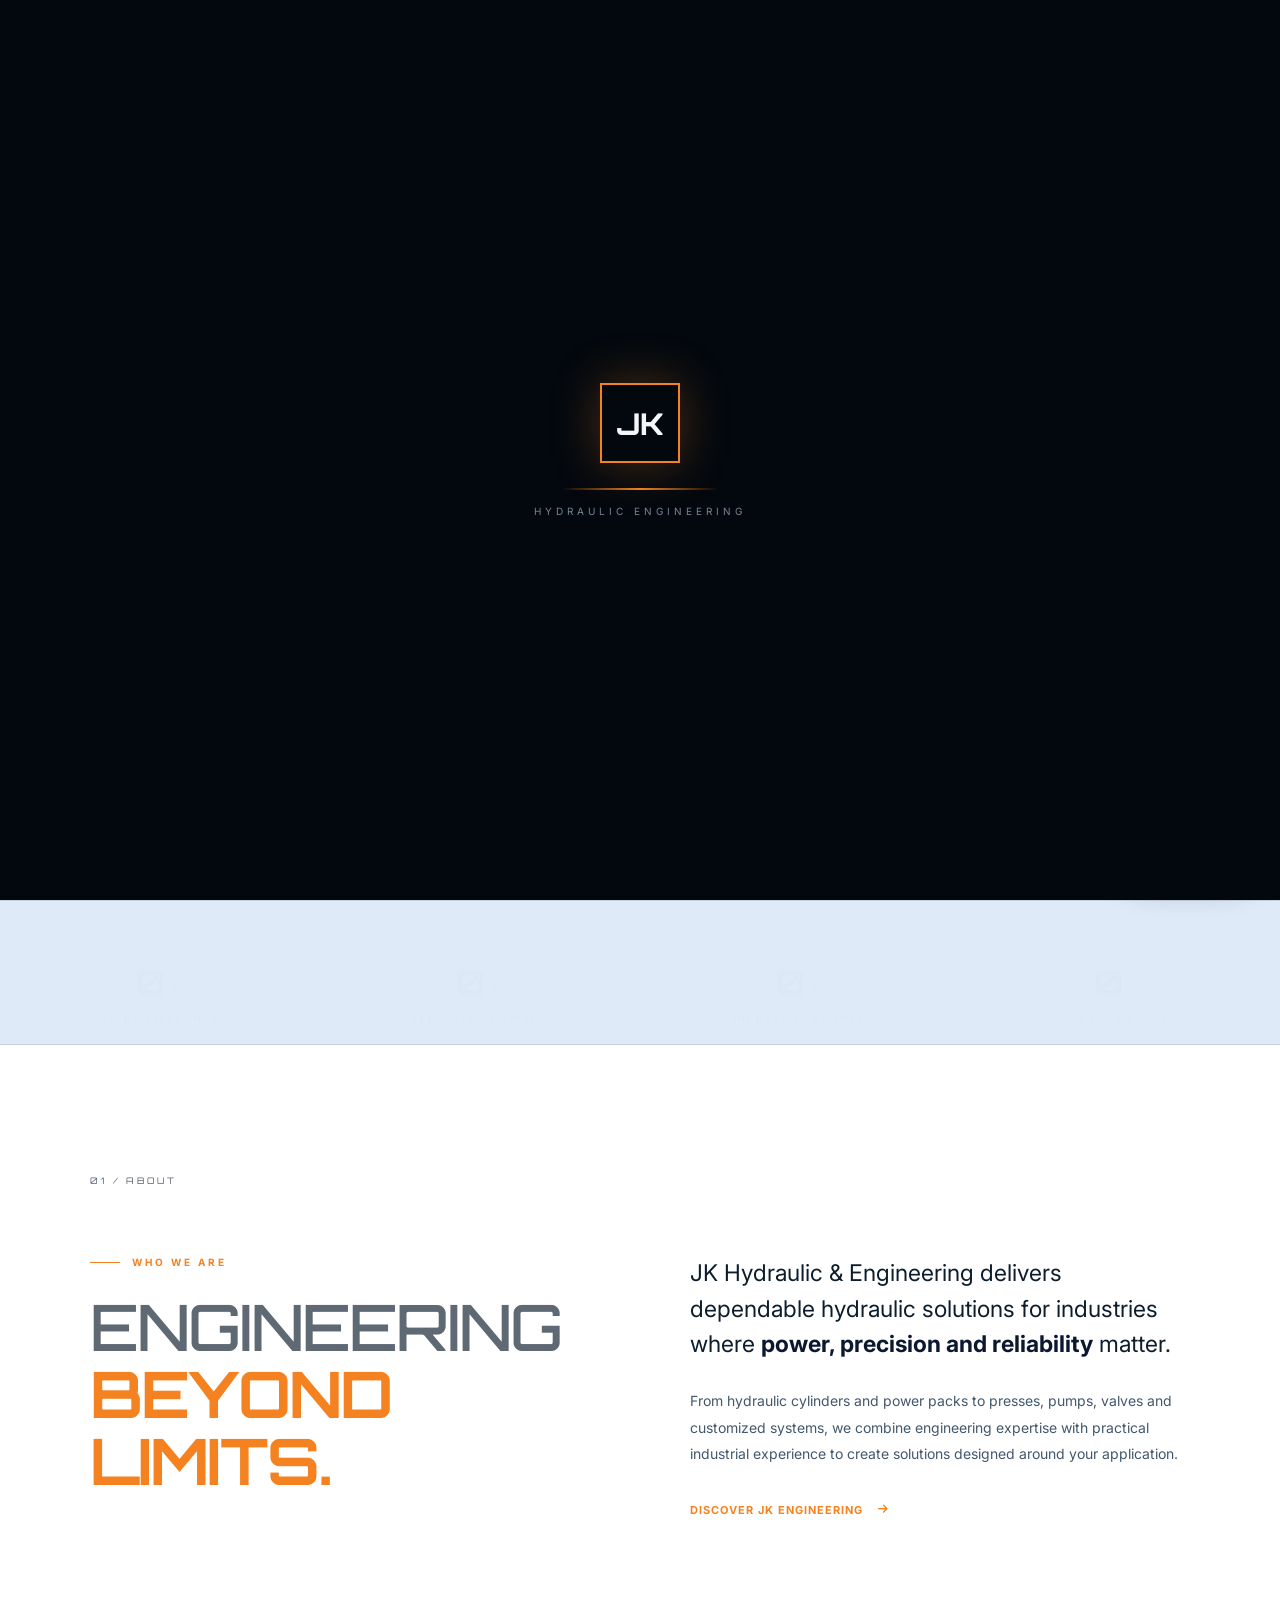
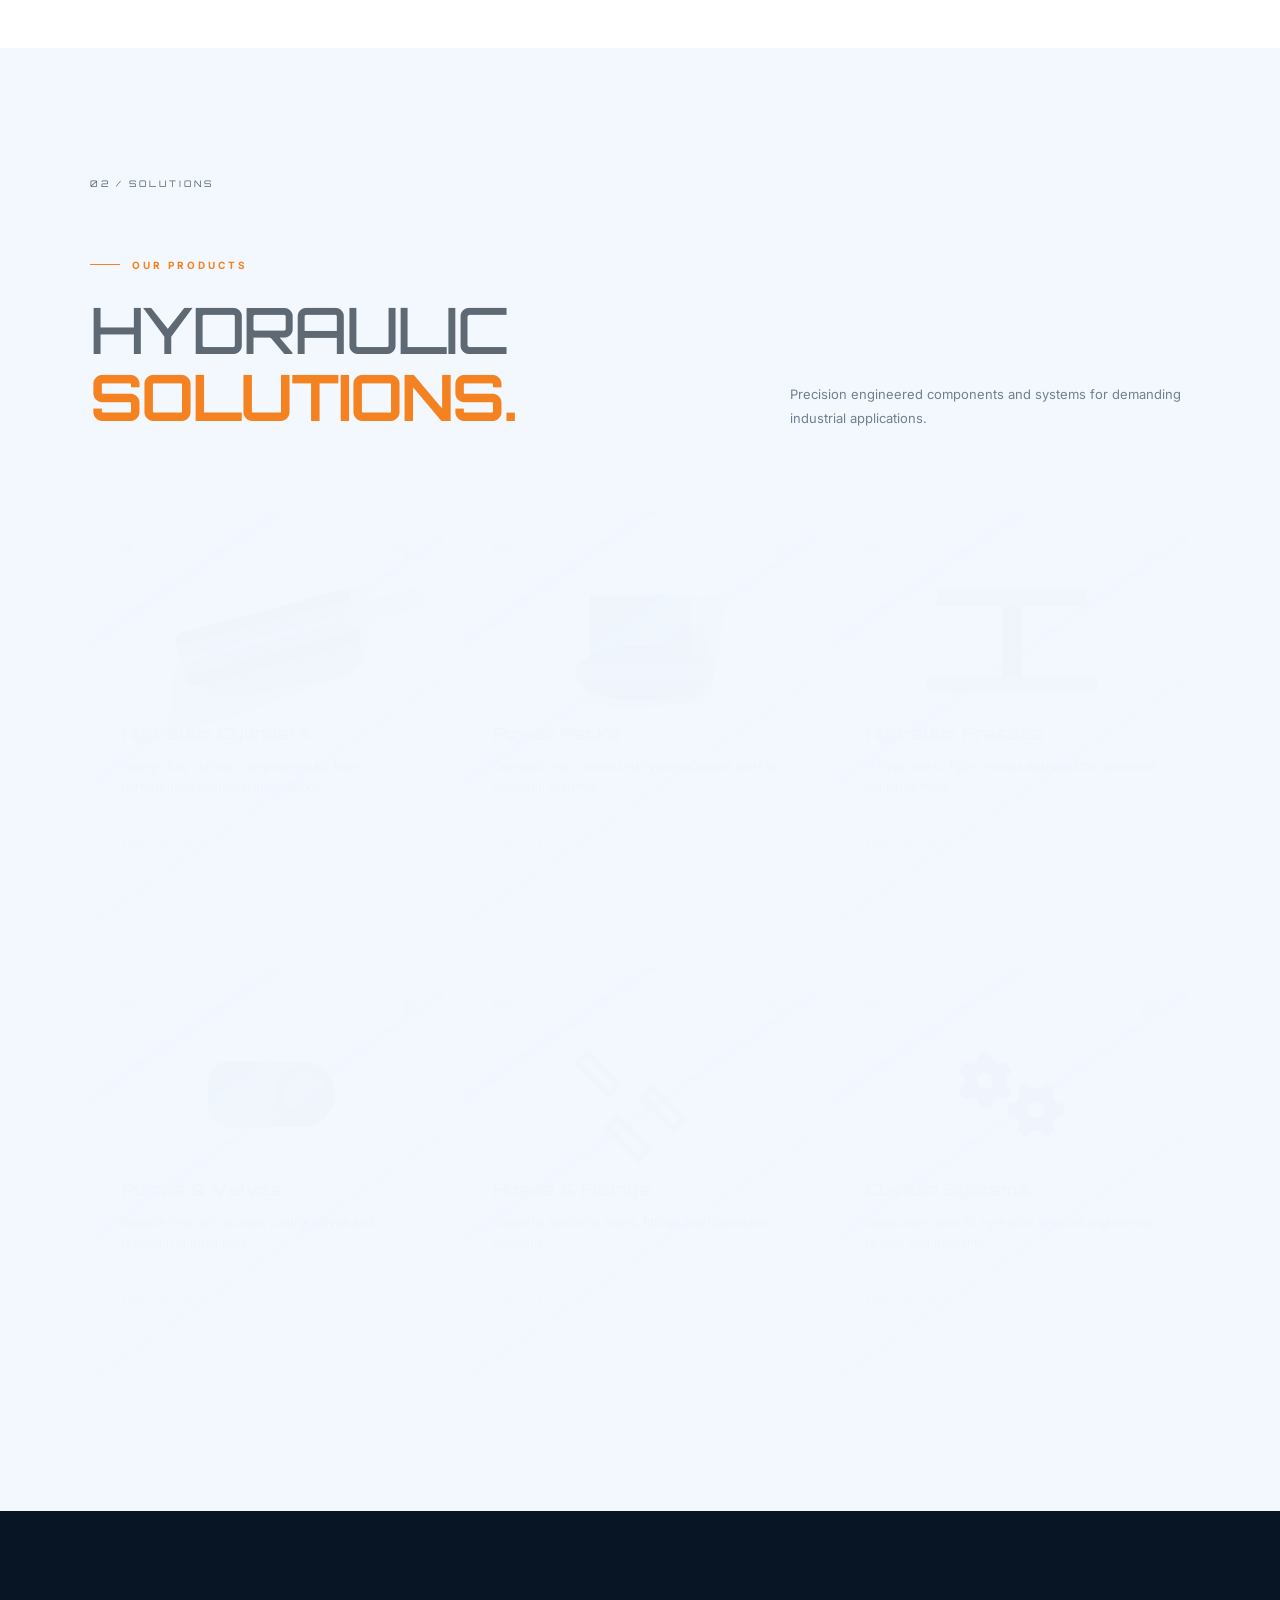
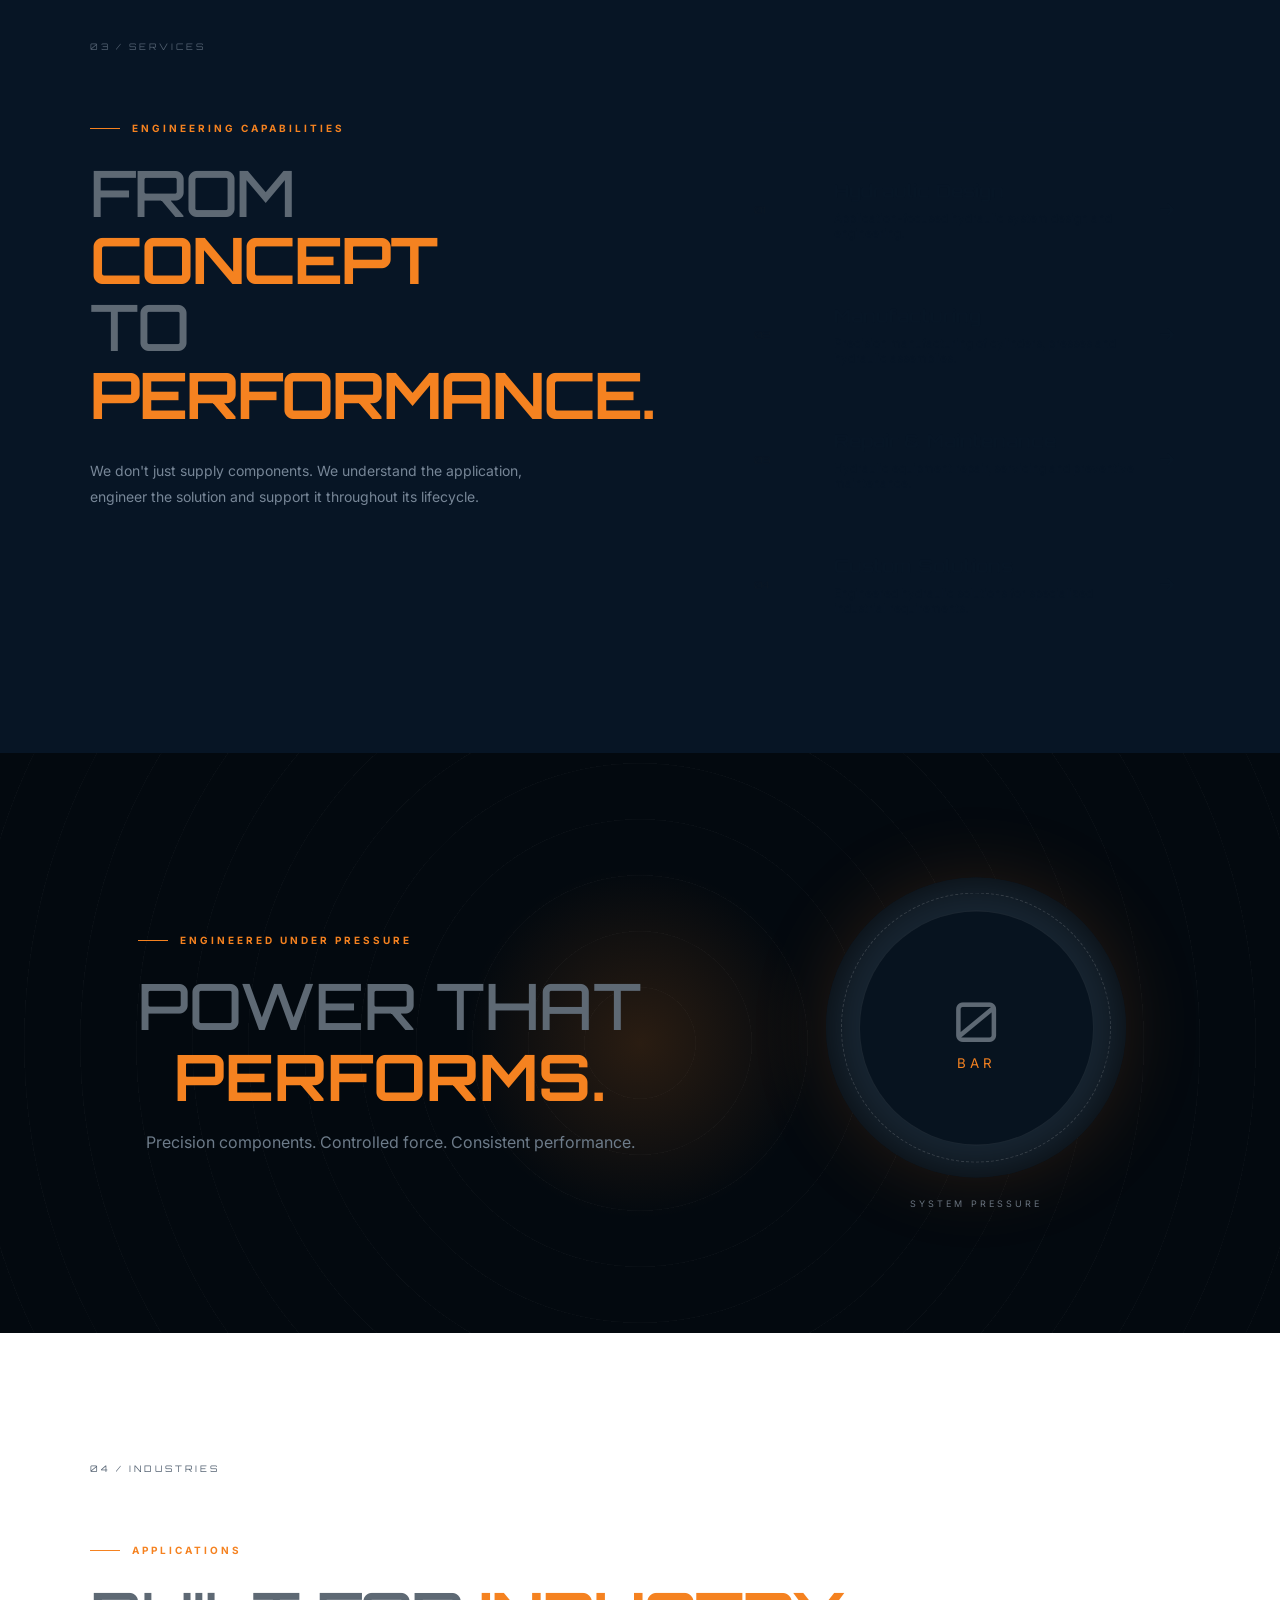
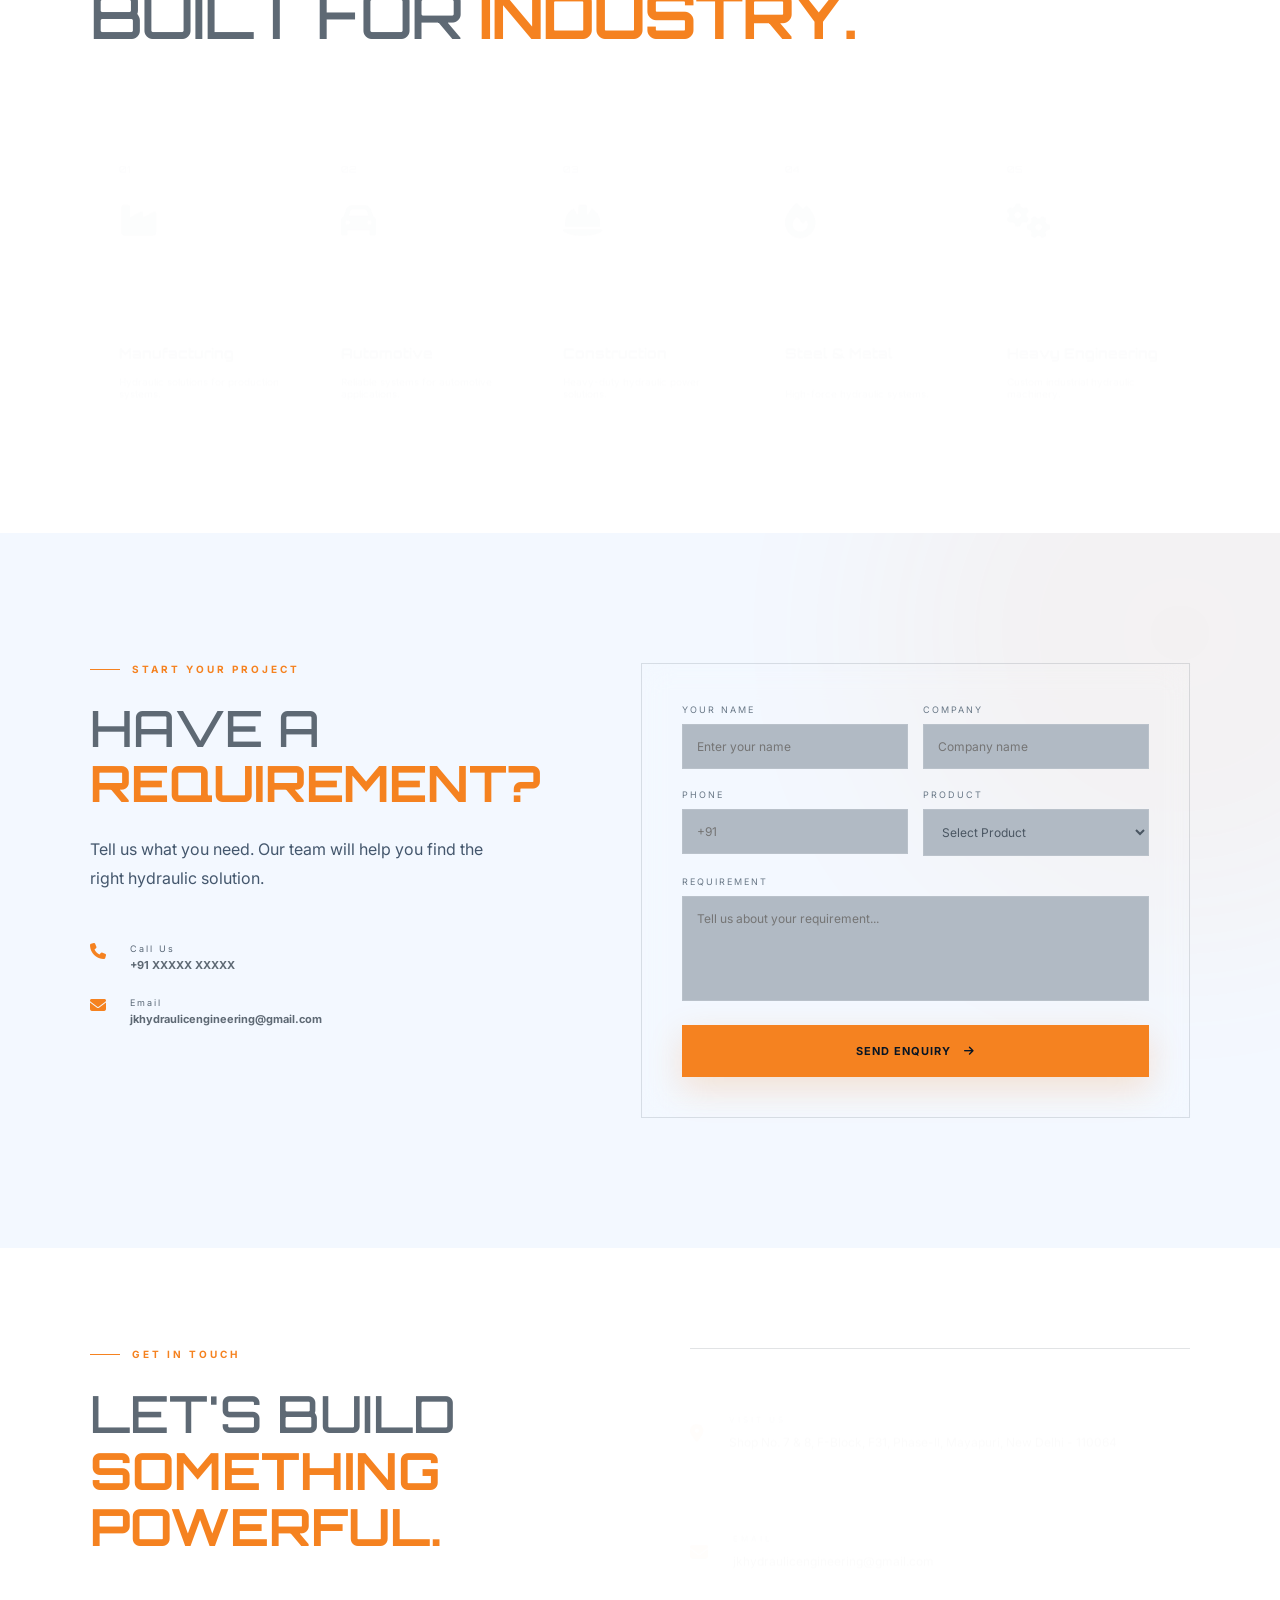
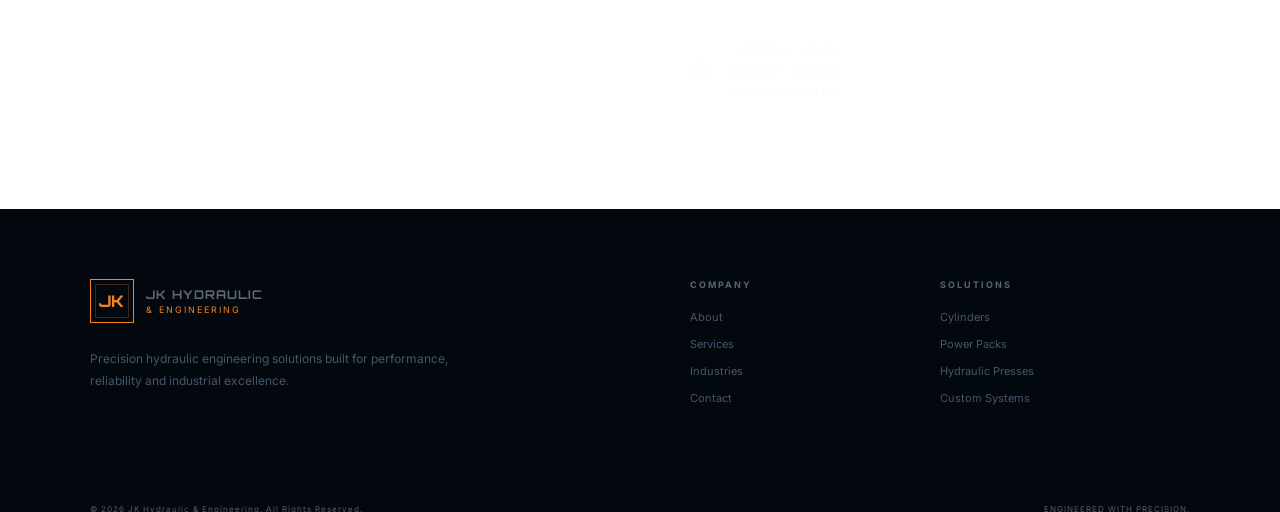
<file: index.html>
<!DOCTYPE html>
<html lang="en">
<head>
    <meta charset="UTF-8">
    <meta name="viewport" content="width=device-width, initial-scale=1.0">
    <meta http-equiv="refresh" content="0; url=jk.html">
    <title>JK Hydraulic &amp; Engineering</title>
</head>
<body>
    <p>Redirecting to the <a href="jk.html">JK Hydraulic &amp; Engineering website</a>.</p>
</body>
</html>
</file>
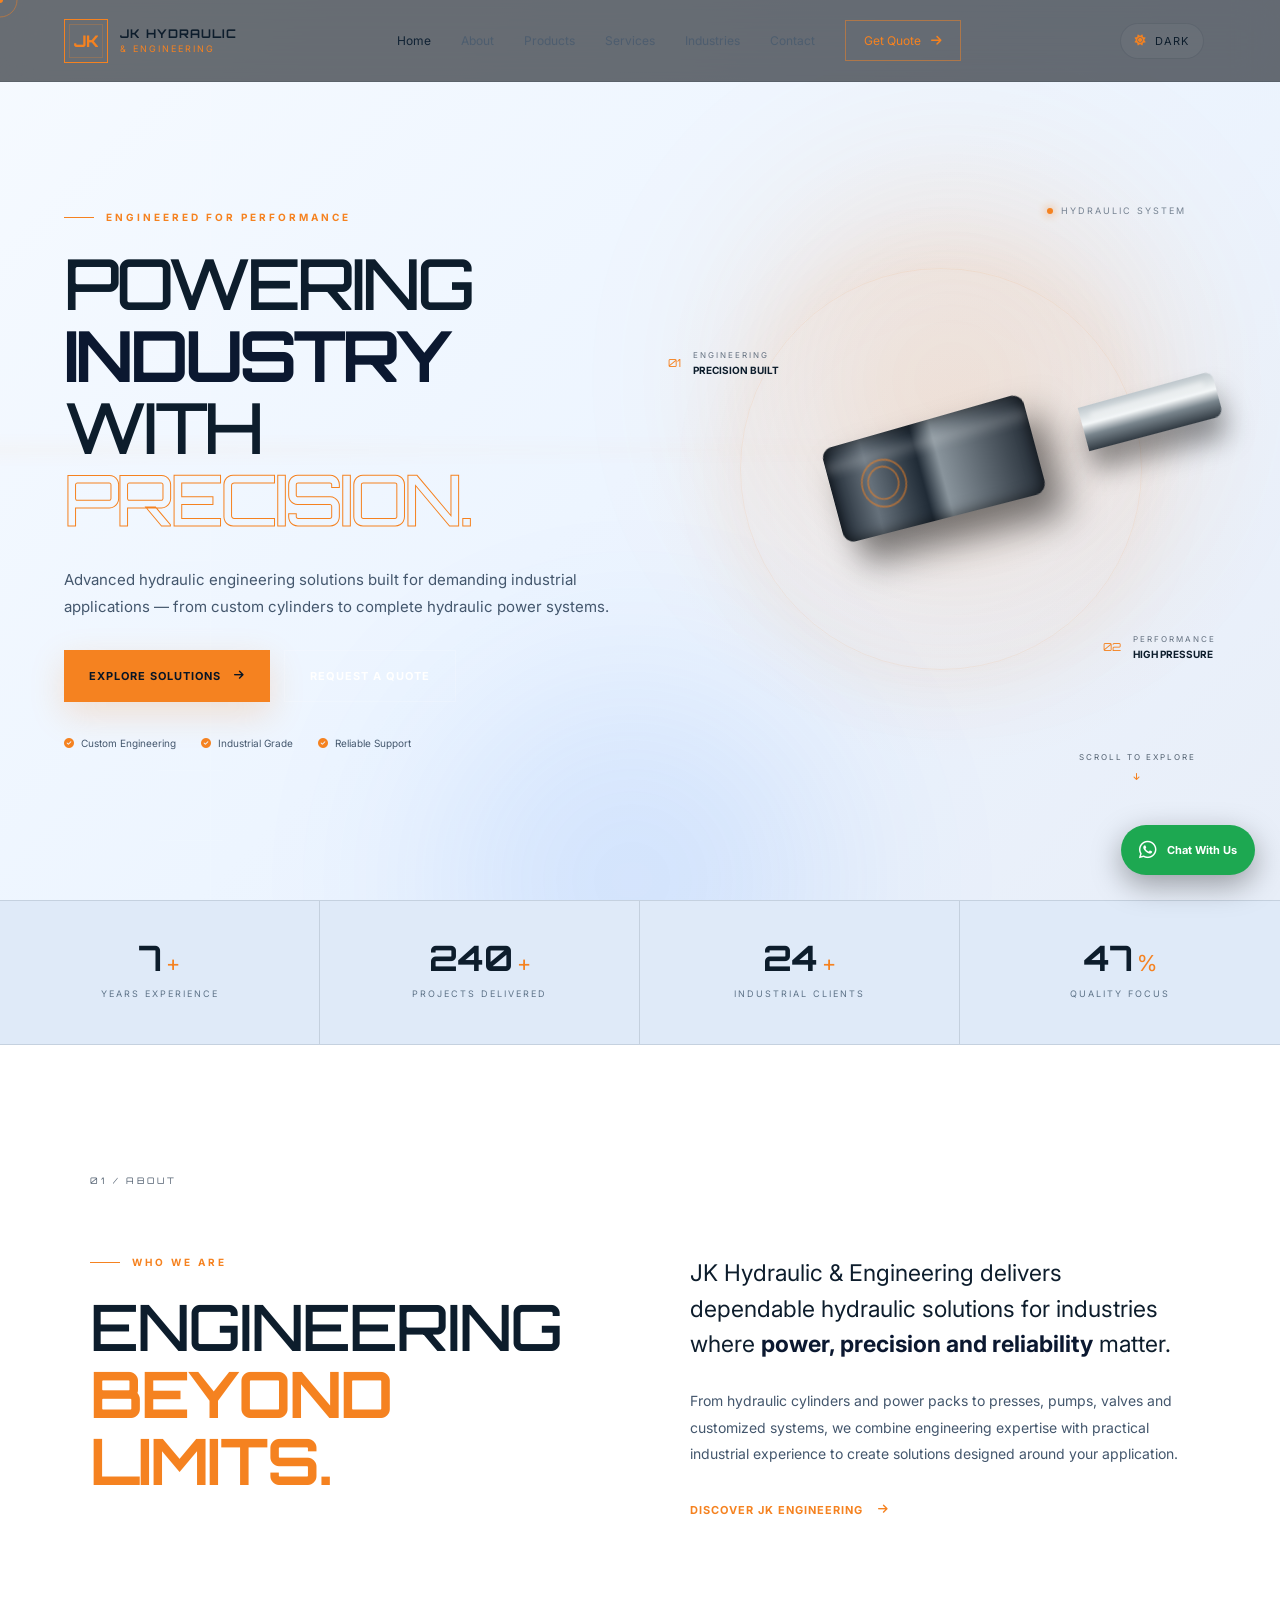
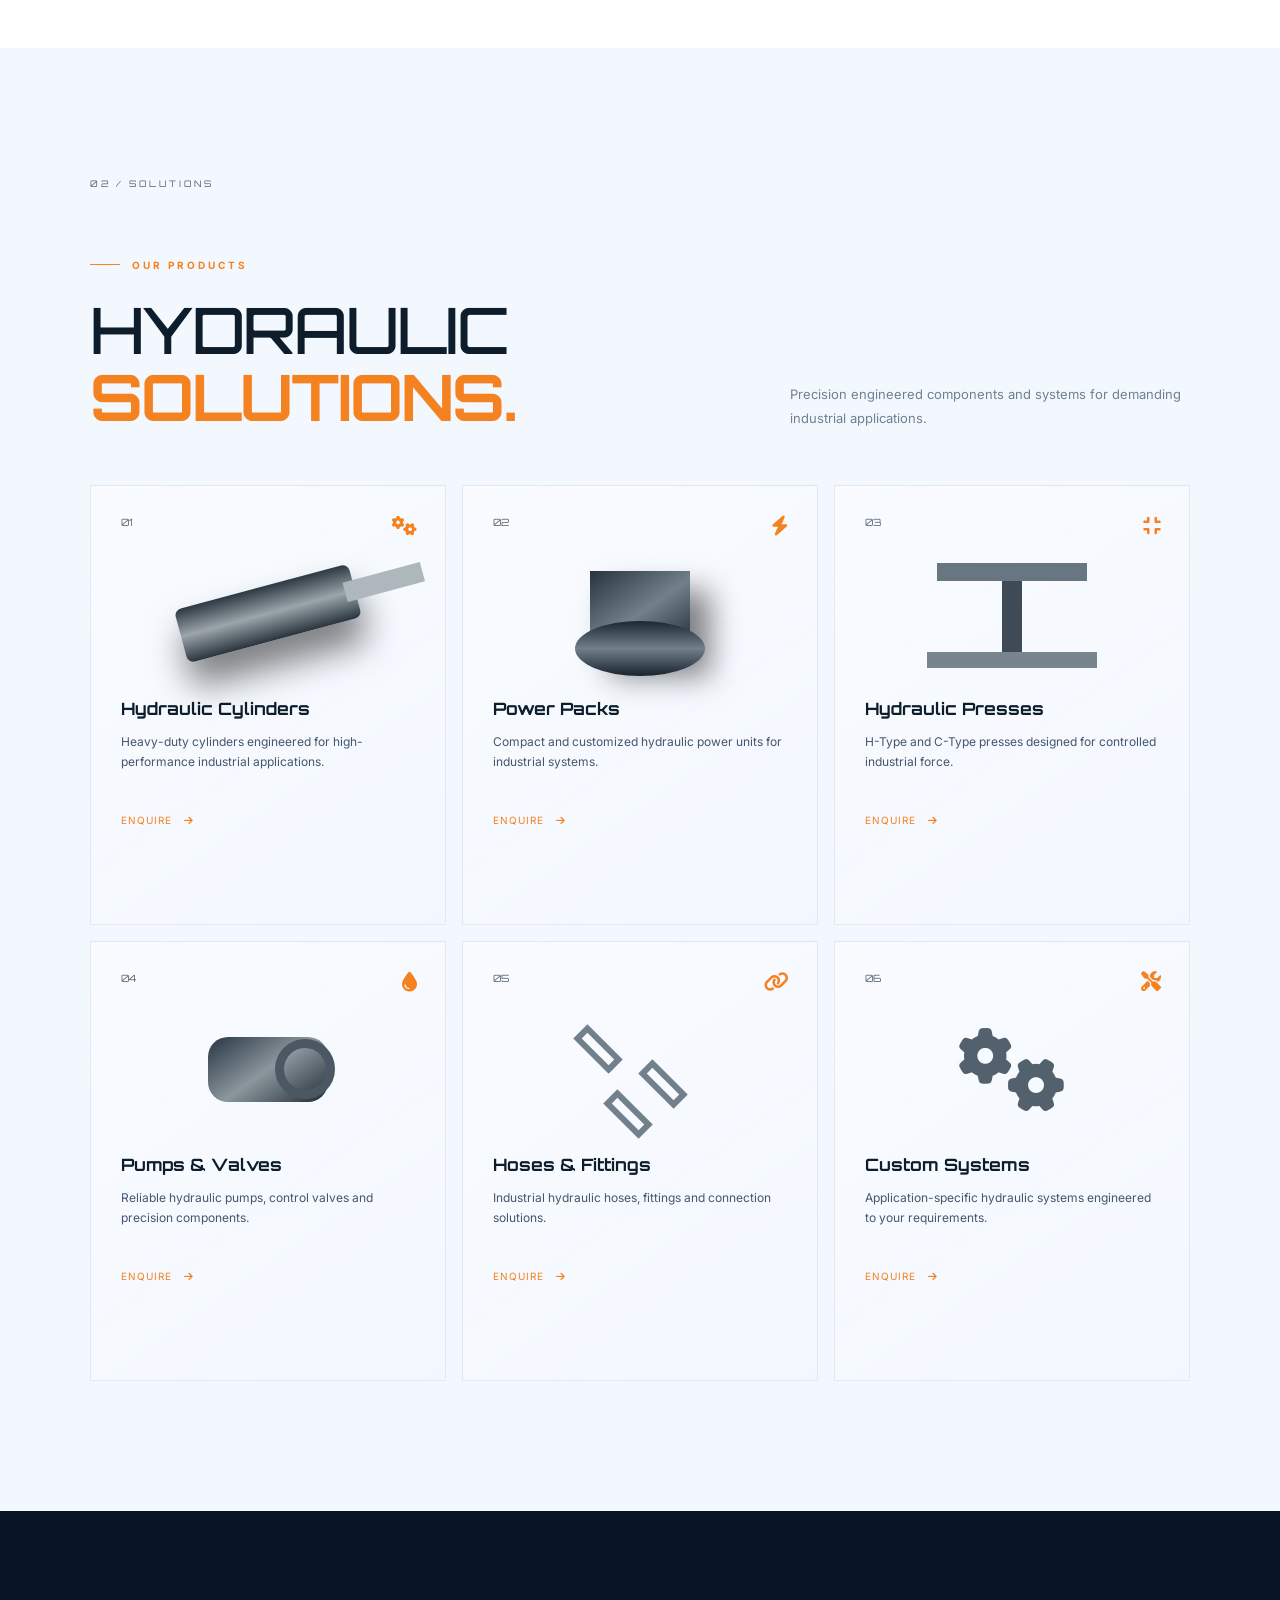
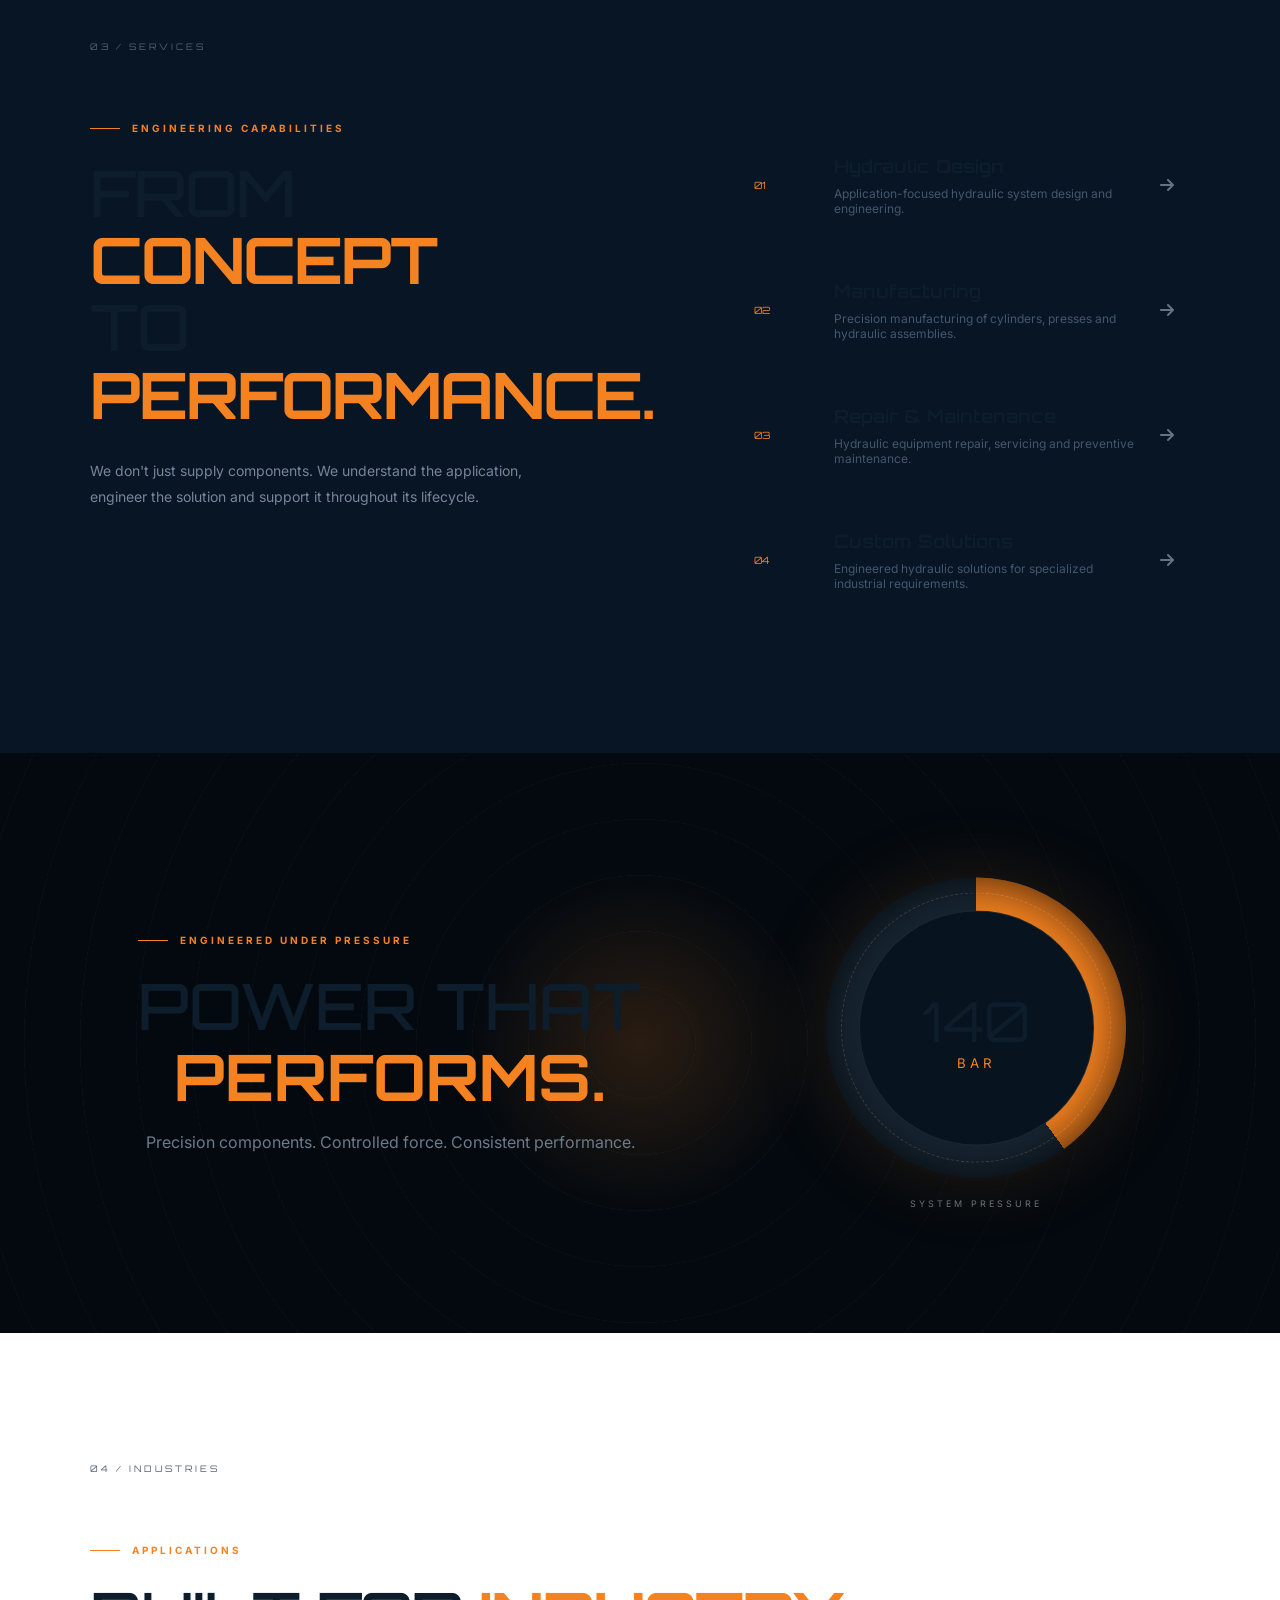
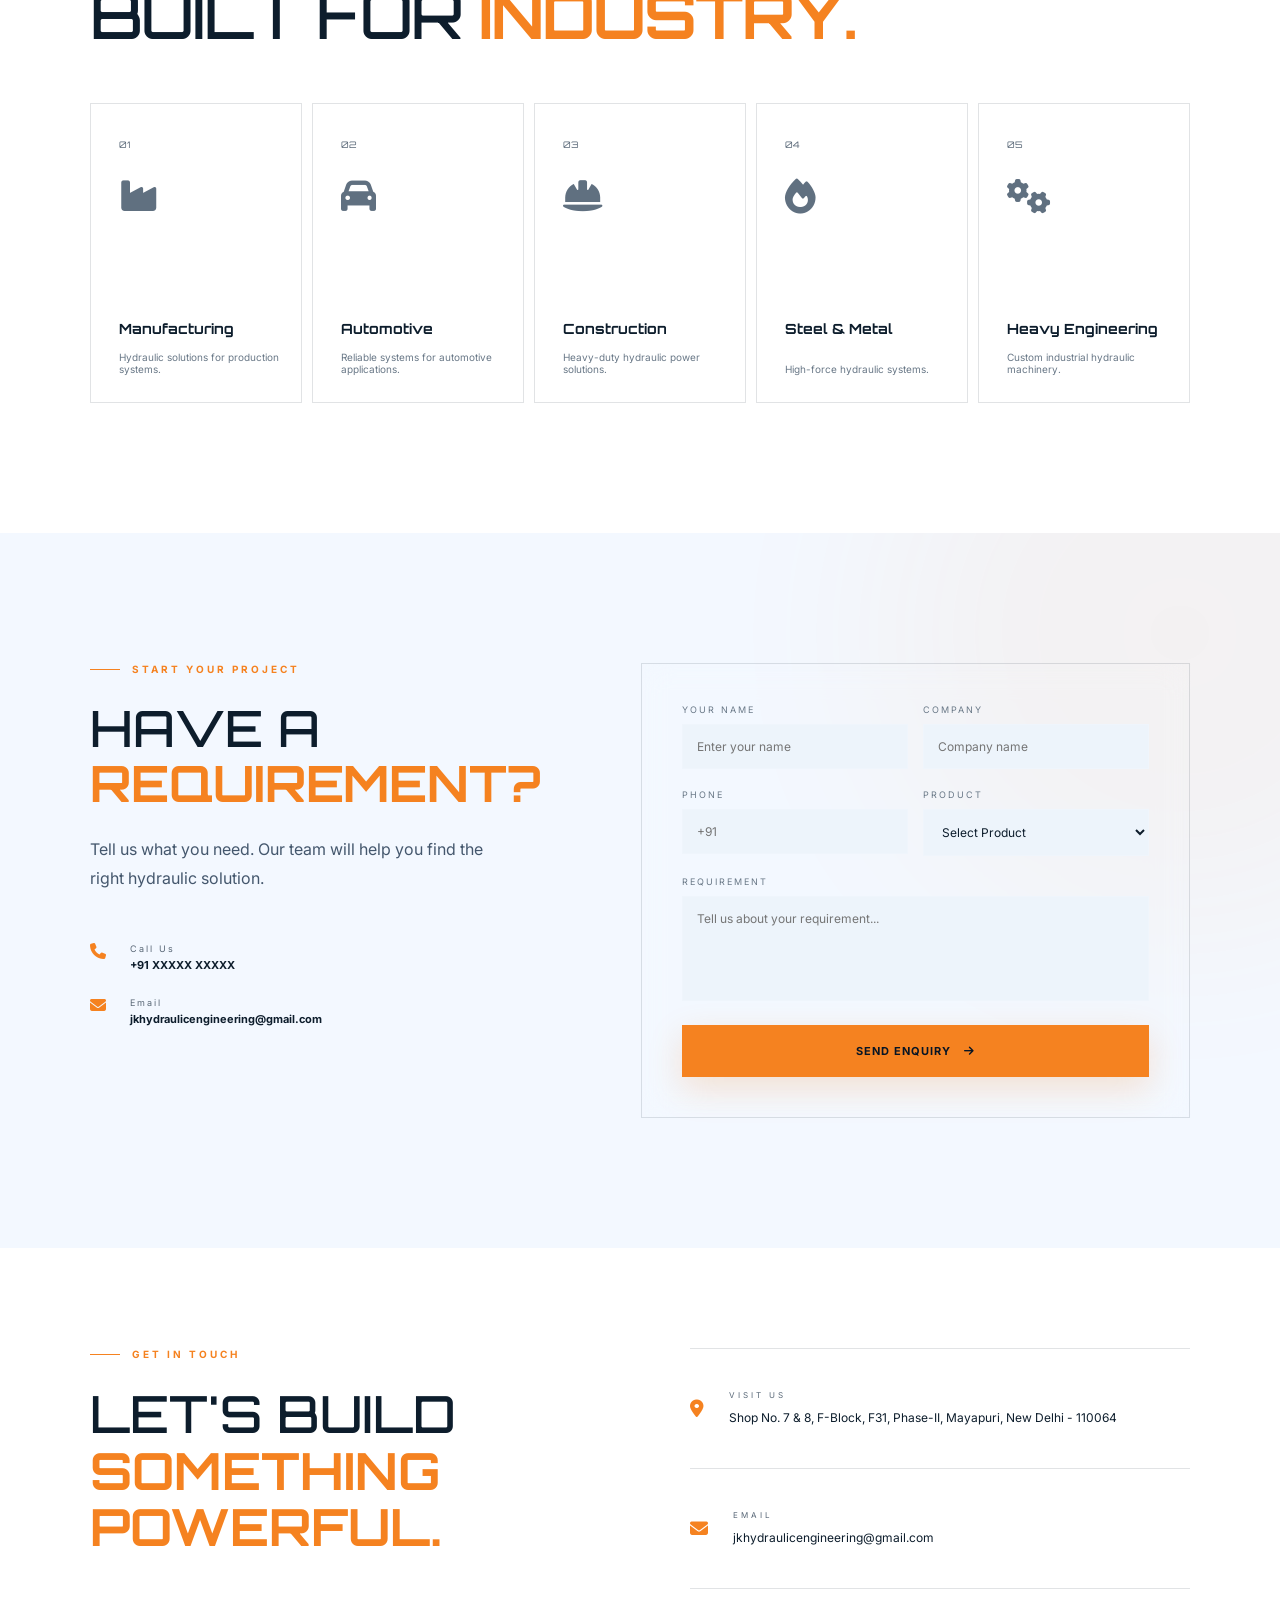
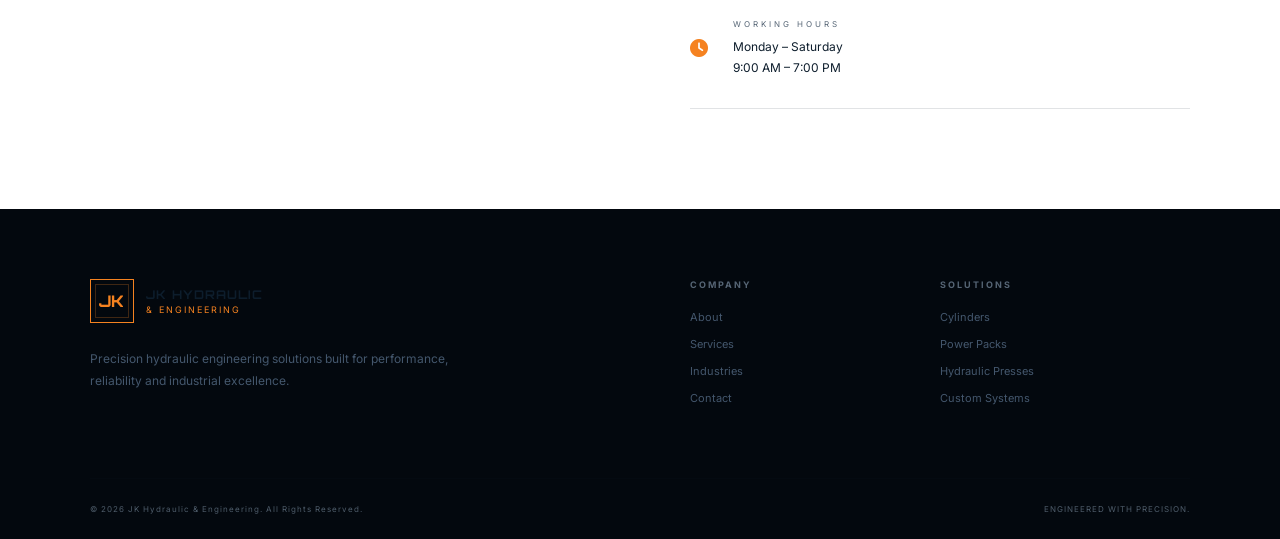
<file: jk.html>
<!DOCTYPE html>
<html lang="en">
<head>
    <meta charset="UTF-8">
    <meta name="viewport" content="width=device-width, initial-scale=1.0">

    <title>JK Hydraulic & Engineering | Precision Hydraulic Solutions</title>

    <meta name="description"
          content="JK Hydraulic & Engineering provides hydraulic cylinders, power packs, presses, pumps, valves, jacks, hoses, fittings and customized hydraulic engineering solutions.">

    <link rel="preconnect" href="https://fonts.googleapis.com">
    <link rel="preconnect" href="https://fonts.gstatic.com" crossorigin>

    <link href="https://fonts.googleapis.com/css2?family=Inter:wght@300;400;500;600;700;800;900&family=Orbitron:wght@500;600;700;800&display=swap"
          rel="stylesheet">

    <link rel="stylesheet"
          href="https://cdnjs.cloudflare.com/ajax/libs/font-awesome/6.5.2/css/all.min.css">

    <link rel="stylesheet" href="style.css">
</head>

<body>

<!-- ================= PRELOADER ================= -->

<div id="loader">
    <div class="loader-logo">JK</div>
    <div class="loader-line"></div>
    <p>HYDRAULIC ENGINEERING</p>
</div>


<!-- ================= CURSOR ================= -->

<div class="cursor"></div>
<div class="cursor-ring"></div>


<!-- ================= HEADER ================= -->

<header class="header">

    <a href="#home" class="logo">
        <div class="logo-mark">JK</div>

        <div class="logo-text">
            <strong>JK HYDRAULIC</strong>
            <span>& ENGINEERING</span>
        </div>
    </a>


    <nav class="navbar" id="site-navigation">

        <a href="#home" class="active">Home</a>
        <a href="#about">About</a>
        <a href="#products">Products</a>
        <a href="#services">Services</a>
        <a href="#industries">Industries</a>
        <a href="#contact">Contact</a>

        <a href="#quote" class="nav-quote">
            Get Quote
            <i class="fa-solid fa-arrow-right"></i>
        </a>

    </nav>


    <button class="theme-toggle" id="themeToggle" aria-label="Toggle theme">
        <i class="fa-solid fa-moon"></i>
        <span>Light</span>
    </button>

    <button class="menu-btn"
            id="menuBtn"
            aria-label="Open navigation menu"
            aria-controls="site-navigation"
            aria-expanded="false">
        <span></span>
        <span></span>
        <span></span>
    </button>

</header>



<!-- ================= HERO ================= -->

<main>

<section class="hero" id="home">

    <div class="hero-grid"></div>

    <div class="hero-glow glow-one"></div>
    <div class="hero-glow glow-two"></div>


    <div class="hero-content">

        <div class="eyebrow">
            <span></span>
            ENGINEERED FOR PERFORMANCE
        </div>


        <h1>
            POWERING
            <strong>INDUSTRY</strong>
            <br>
            WITH <em>PRECISION.</em>
        </h1>


        <p class="hero-description">
            Advanced hydraulic engineering solutions built for
            demanding industrial applications — from custom cylinders
            to complete hydraulic power systems.
        </p>


        <div class="hero-buttons">

            <a href="#products" class="btn btn-primary">
                Explore Solutions
                <i class="fa-solid fa-arrow-right"></i>
            </a>

            <a href="#quote" class="btn btn-outline">
                Request a Quote
            </a>

        </div>


        <div class="hero-trust">

            <div class="trust-item">
                <i class="fa-solid fa-circle-check"></i>
                <span>Custom Engineering</span>
            </div>

            <div class="trust-item">
                <i class="fa-solid fa-circle-check"></i>
                <span>Industrial Grade</span>
            </div>

            <div class="trust-item">
                <i class="fa-solid fa-circle-check"></i>
                <span>Reliable Support</span>
            </div>

        </div>

    </div>



    <!-- 3D MACHINE AREA -->

    <div class="hero-machine">

        <div class="machine-label label-top">
            <span class="dot"></span>
            HYDRAULIC SYSTEM
        </div>


        <div class="machine-scene" id="machineScene">

            <div class="cylinder">

                <div class="cylinder-cap"></div>

                <div class="cylinder-body">

                    <div class="body-highlight"></div>

                    <div class="pressure-ring ring-1"></div>
                    <div class="pressure-ring ring-2"></div>

                </div>

                <div class="rod">
                    <div class="rod-shine"></div>
                </div>

                <div class="rod-end"></div>

            </div>


            <div class="base-platform">
                <div></div>
                <div></div>
                <div></div>
            </div>


            <div class="pressure-particles">

                <span></span>
                <span></span>
                <span></span>
                <span></span>
                <span></span>
                <span></span>

            </div>

        </div>


        <div class="machine-spec spec-one">
            <span>01</span>
            <div>
                <small>ENGINEERING</small>
                <strong>PRECISION BUILT</strong>
            </div>
        </div>


        <div class="machine-spec spec-two">
            <span>02</span>
            <div>
                <small>PERFORMANCE</small>
                <strong>HIGH PRESSURE</strong>
            </div>
        </div>


        <div class="scroll-indicator">
            <span>SCROLL TO EXPLORE</span>
            <i class="fa-solid fa-arrow-down"></i>
        </div>

    </div>

</section>



<!-- ================= STATS ================= -->

<section class="stats">

    <div class="stat">
        <strong data-count="15">0</strong>
        <span>+</span>
        <p>Years Experience</p>
    </div>

    <div class="stat">
        <strong data-count="500">0</strong>
        <span>+</span>
        <p>Projects Delivered</p>
    </div>

    <div class="stat">
        <strong data-count="50">0</strong>
        <span>+</span>
        <p>Industrial Clients</p>
    </div>

    <div class="stat">
        <strong data-count="99">0</strong>
        <span>%</span>
        <p>Quality Focus</p>
    </div>

</section>



<!-- ================= ABOUT ================= -->

<section class="section about" id="about">

    <div class="section-number">01 / ABOUT</div>


    <div class="about-grid">

        <div class="section-heading">

            <div class="eyebrow">
                <span></span>
                WHO WE ARE
            </div>

            <h2>
                ENGINEERING
                <br>
                <strong>BEYOND LIMITS.</strong>
            </h2>

        </div>


        <div class="about-content">

            <p class="large-text">
                JK Hydraulic & Engineering delivers dependable
                hydraulic solutions for industries where
                <strong>power, precision and reliability</strong>
                matter.
            </p>

            <p>
                From hydraulic cylinders and power packs to presses,
                pumps, valves and customized systems, we combine
                engineering expertise with practical industrial
                experience to create solutions designed around
                your application.
            </p>


            <a href="#contact" class="text-link">
                Discover JK Engineering
                <i class="fa-solid fa-arrow-right"></i>
            </a>

        </div>

    </div>

</section>



<!-- ================= PRODUCTS ================= -->

<section class="section products" id="products">

    <div class="section-number">02 / SOLUTIONS</div>


    <div class="section-title-row">

        <div>

            <div class="eyebrow">
                <span></span>
                OUR PRODUCTS
            </div>

            <h2>
                HYDRAULIC
                <strong>SOLUTIONS.</strong>
            </h2>

        </div>

        <p>
            Precision engineered components and systems
            for demanding industrial applications.
        </p>

    </div>


    <div class="product-grid">


        <article class="product-card featured">

            <div class="product-number">01</div>

            <div class="product-icon">
                <i class="fa-solid fa-gears"></i>
            </div>

            <div class="product-visual">
                <div class="mini-cylinder"></div>
            </div>

            <div class="product-info">
                <h3>Hydraulic Cylinders</h3>
                <p>
                    Heavy-duty cylinders engineered for
                    high-performance industrial applications.
                </p>

                <a href="#quote">
                    Enquire
                    <i class="fa-solid fa-arrow-right"></i>
                </a>
            </div>

        </article>



        <article class="product-card">

            <div class="product-number">02</div>

            <div class="product-icon">
                <i class="fa-solid fa-bolt"></i>
            </div>

            <div class="product-visual powerpack">
                <div class="power-box"></div>
                <div class="power-tank"></div>
            </div>

            <div class="product-info">
                <h3>Power Packs</h3>
                <p>
                    Compact and customized hydraulic power
                    units for industrial systems.
                </p>

                <a href="#quote">
                    Enquire
                    <i class="fa-solid fa-arrow-right"></i>
                </a>
            </div>

        </article>



        <article class="product-card">

            <div class="product-number">03</div>

            <div class="product-icon">
                <i class="fa-solid fa-compress"></i>
            </div>

            <div class="product-visual press">
                <div class="press-top"></div>
                <div class="press-column"></div>
                <div class="press-bed"></div>
            </div>

            <div class="product-info">
                <h3>Hydraulic Presses</h3>
                <p>
                    H-Type and C-Type presses designed
                    for controlled industrial force.
                </p>

                <a href="#quote">
                    Enquire
                    <i class="fa-solid fa-arrow-right"></i>
                </a>
            </div>

        </article>



        <article class="product-card">

            <div class="product-number">04</div>

            <div class="product-icon">
                <i class="fa-solid fa-droplet"></i>
            </div>

            <div class="product-visual pump">
                <div class="pump-body"></div>
                <div class="pump-wheel"></div>
            </div>

            <div class="product-info">
                <h3>Pumps & Valves</h3>
                <p>
                    Reliable hydraulic pumps, control valves
                    and precision components.
                </p>

                <a href="#quote">
                    Enquire
                    <i class="fa-solid fa-arrow-right"></i>
                </a>
            </div>

        </article>



        <article class="product-card">

            <div class="product-number">05</div>

            <div class="product-icon">
                <i class="fa-solid fa-link"></i>
            </div>

            <div class="product-visual fittings">
                <div></div>
                <div></div>
                <div></div>
            </div>

            <div class="product-info">
                <h3>Hoses & Fittings</h3>
                <p>
                    Industrial hydraulic hoses, fittings and
                    connection solutions.
                </p>

                <a href="#quote">
                    Enquire
                    <i class="fa-solid fa-arrow-right"></i>
                </a>
            </div>

        </article>



        <article class="product-card">

            <div class="product-number">06</div>

            <div class="product-icon">
                <i class="fa-solid fa-screwdriver-wrench"></i>
            </div>

            <div class="product-visual custom">
                <i class="fa-solid fa-gears"></i>
            </div>

            <div class="product-info">
                <h3>Custom Systems</h3>
                <p>
                    Application-specific hydraulic systems
                    engineered to your requirements.
                </p>

                <a href="#quote">
                    Enquire
                    <i class="fa-solid fa-arrow-right"></i>
                </a>
            </div>

        </article>

    </div>

</section>



<!-- ================= SERVICES ================= -->

<section class="section services" id="services">

    <div class="section-number">03 / SERVICES</div>


    <div class="services-layout">

        <div class="services-intro">

            <div class="eyebrow">
                <span></span>
                ENGINEERING CAPABILITIES
            </div>

            <h2>
                FROM
                <strong>CONCEPT</strong>
                <br>
                TO
                <strong>PERFORMANCE.</strong>
            </h2>

            <p>
                We don't just supply components. We understand
                the application, engineer the solution and
                support it throughout its lifecycle.
            </p>

        </div>


        <div class="service-list">

            <div class="service-item">

                <div class="service-num">01</div>

                <div class="service-main">
                    <h3>Hydraulic Design</h3>
                    <p>
                        Application-focused hydraulic system
                        design and engineering.
                    </p>
                </div>

                <i class="fa-solid fa-arrow-right"></i>

            </div>


            <div class="service-item">

                <div class="service-num">02</div>

                <div class="service-main">
                    <h3>Manufacturing</h3>
                    <p>
                        Precision manufacturing of cylinders,
                        presses and hydraulic assemblies.
                    </p>
                </div>

                <i class="fa-solid fa-arrow-right"></i>

            </div>


            <div class="service-item">

                <div class="service-num">03</div>

                <div class="service-main">
                    <h3>Repair & Maintenance</h3>
                    <p>
                        Hydraulic equipment repair, servicing
                        and preventive maintenance.
                    </p>
                </div>

                <i class="fa-solid fa-arrow-right"></i>

            </div>


            <div class="service-item">

                <div class="service-num">04</div>

                <div class="service-main">
                    <h3>Custom Solutions</h3>
                    <p>
                        Engineered hydraulic solutions for
                        specialized industrial requirements.
                    </p>
                </div>

                <i class="fa-solid fa-arrow-right"></i>

            </div>

        </div>

    </div>

</section>



<!-- ================= PRESSURE SECTION ================= -->

<section class="pressure-section">

    <div class="pressure-bg"></div>

    <div class="pressure-content">

        <div class="eyebrow">
            <span></span>
            ENGINEERED UNDER PRESSURE
        </div>

        <h2>
            POWER THAT
            <strong>PERFORMS.</strong>
        </h2>

        <p>
            Precision components. Controlled force.
            Consistent performance.
        </p>

    </div>


    <div class="pressure-gauge">

        <div class="gauge-circle">

            <div class="gauge-inner">

                <span class="gauge-value" id="pressureValue">
                    0
                </span>

                <small>BAR</small>

            </div>

        </div>

        <div class="gauge-label">
            SYSTEM PRESSURE
        </div>

    </div>

</section>



<!-- ================= INDUSTRIES ================= -->

<section class="section industries" id="industries">

    <div class="section-number">04 / INDUSTRIES</div>

    <div class="section-title-row">

        <div>

            <div class="eyebrow">
                <span></span>
                APPLICATIONS
            </div>

            <h2>
                BUILT FOR
                <strong>INDUSTRY.</strong>
            </h2>

        </div>

    </div>


    <div class="industry-grid">

        <div class="industry-card">
            <span>01</span>
            <i class="fa-solid fa-industry"></i>
            <h3>Manufacturing</h3>
            <p>Hydraulic solutions for production systems.</p>
        </div>

        <div class="industry-card">
            <span>02</span>
            <i class="fa-solid fa-car"></i>
            <h3>Automotive</h3>
            <p>Reliable systems for automotive applications.</p>
        </div>

        <div class="industry-card">
            <span>03</span>
            <i class="fa-solid fa-helmet-safety"></i>
            <h3>Construction</h3>
            <p>Heavy-duty hydraulic power solutions.</p>
        </div>

        <div class="industry-card">
            <span>04</span>
            <i class="fa-solid fa-fire"></i>
            <h3>Steel & Metal</h3>
            <p>High-force hydraulic systems.</p>
        </div>

        <div class="industry-card">
            <span>05</span>
            <i class="fa-solid fa-gears"></i>
            <h3>Heavy Engineering</h3>
            <p>Custom industrial hydraulic machinery.</p>
        </div>

    </div>

</section>



<!-- ================= QUOTE ================= -->

<section class="quote-section" id="quote">

    <div class="quote-glow"></div>

    <div class="quote-wrapper">

        <div class="quote-text">

            <div class="eyebrow">
                <span></span>
                START YOUR PROJECT
            </div>

            <h2>
                HAVE A
                <strong>REQUIREMENT?</strong>
            </h2>

            <p>
                Tell us what you need. Our team will help you
                find the right hydraulic solution.
            </p>


            <div class="quote-contact">

                <div>
                    <i class="fa-solid fa-phone"></i>
                    <span>Call Us</span>
                    <strong>+91 XXXXX XXXXX</strong>
                </div>

                <div>
                    <i class="fa-solid fa-envelope"></i>
                    <span>Email</span>
                    <strong>jkhydraulicengineering@gmail.com</strong>
                </div>

            </div>

        </div>


        <form class="quote-form" id="quoteForm">

            <div class="form-row">

                <div class="input-group">
                    <label>Your Name</label>
                    <input type="text" required placeholder="Enter your name">
                </div>

                <div class="input-group">
                    <label>Company</label>
                    <input type="text" placeholder="Company name">
                </div>

            </div>


            <div class="form-row">

                <div class="input-group">
                    <label>Phone</label>
                    <input type="tel" required placeholder="+91">
                </div>

                <div class="input-group">
                    <label>Product</label>

                    <select required>
                        <option value="">Select Product</option>
                        <option>Hydraulic Cylinder</option>
                        <option>Hydraulic Power Pack</option>
                        <option>Hydraulic Press</option>
                        <option>Pumps & Valves</option>
                        <option>Hoses & Fittings</option>
                        <option>Custom Hydraulic System</option>
                        <option>Repair & Maintenance</option>
                    </select>

                </div>

            </div>


            <div class="input-group">

                <label>Requirement</label>

                <textarea rows="5"
                          placeholder="Tell us about your requirement..."></textarea>

            </div>


            <button type="submit" class="btn btn-primary submit-btn">
                Send Enquiry
                <i class="fa-solid fa-arrow-right"></i>
            </button>

        </form>

    </div>

</section>



<!-- ================= CONTACT ================= -->

<section class="contact" id="contact">

    <div class="contact-left">

        <div class="eyebrow">
            <span></span>
            GET IN TOUCH
        </div>

        <h2>
            LET'S BUILD
            <strong>SOMETHING POWERFUL.</strong>
        </h2>

    </div>


    <div class="contact-right">

        <div class="contact-line">

            <i class="fa-solid fa-location-dot"></i>

            <div>
                <span>VISIT US</span>

                <p>
                    Shop No. 7 & 8, F-Block, F31,
                    Phase-II, Mayapuri,
                    New Delhi - 110064
                </p>
            </div>

        </div>


        <div class="contact-line">

            <i class="fa-solid fa-envelope"></i>

            <div>
                <span>EMAIL</span>

                <p>
                    jkhydraulicengineering@gmail.com
                </p>
            </div>

        </div>


        <div class="contact-line">

            <i class="fa-solid fa-clock"></i>

            <div>
                <span>WORKING HOURS</span>

                <p>
                    Monday – Saturday
                    <br>
                    9:00 AM – 7:00 PM
                </p>
            </div>

        </div>

    </div>

</section>



<!-- ================= FOOTER ================= -->

<footer>

    <div class="footer-top">

        <div class="footer-brand">

            <a href="#home" class="logo">

                <div class="logo-mark">JK</div>

                <div class="logo-text">
                    <strong>JK HYDRAULIC</strong>
                    <span>& ENGINEERING</span>
                </div>

            </a>

            <p>
                Precision hydraulic engineering solutions
                built for performance, reliability and
                industrial excellence.
            </p>

        </div>


        <div class="footer-links">

            <div>
                <h4>COMPANY</h4>
                <a href="#about">About</a>
                <a href="#services">Services</a>
                <a href="#industries">Industries</a>
                <a href="#contact">Contact</a>
            </div>


            <div>
                <h4>SOLUTIONS</h4>
                <a href="#products">Cylinders</a>
                <a href="#products">Power Packs</a>
                <a href="#products">Hydraulic Presses</a>
                <a href="#products">Custom Systems</a>
            </div>

        </div>

    </div>


    <div class="footer-bottom">

        <span>
            © 2026 JK Hydraulic & Engineering.
            All Rights Reserved.
        </span>

        <span>
            ENGINEERED WITH PRECISION.
        </span>

    </div>

</footer>



<!-- ================= WHATSAPP ================= -->

<a href="https://wa.me/919136661641"
   class="whatsapp"
   target="_blank"
   aria-label="WhatsApp">

    <i class="fa-brands fa-whatsapp"></i>

    <span>Chat With Us</span>

</a>


<div id="toast">
    Thank you! Your enquiry has been received.
</div>


<script src="script_fixed.js"></script>

</body>
</html>
</file>
<file: style.css>
/* =====================================================
   JK HYDRAULIC & ENGINEERING
   PREMIUM INDUSTRIAL WEBSITE
===================================================== */

:root{
    --navy:#071525;
    --navy2:#0b2138;
    --orange:#f58220;
    --orange-light:#ff9d45;
    --steel:#8b9aaa;
    --white:#f7f9fc;
    --muted:#8d9aaa;
    --line:rgba(255,255,255,.10);
    --glass:rgba(255,255,255,.045);
    --black:#03080e;
    --bg-body:#071525;
    --bg-body-2:#091a2c;
    --bg-panel:#0a1726;
    --bg-soft:#040c14;
    --bg-hero:linear-gradient(135deg,#061321,#091a2c 50%,#040b12);
    --text:#f7f9fc;
    --text-strong:#ffffff;
    --text-soft:#8997a7;
    --text-muted:#647180;
    --nav-text:#aab5c2;
    --nav-text-hover:#ffffff;
    --header-bg:rgba(3,8,14,.58);
    --header-bg-strong:rgba(3,8,14,.88);
    --panel-light:#ffffff;
    --border-light:rgba(255,255,255,.08);
    --shadow:rgba(0,0,0,.35);
}

body.light-theme{
    --bg-body:#edf4fb;
    --bg-body-2:#dfeaf8;
    --bg-panel:#ffffff;
    --bg-soft:#f3f8ff;
    --bg-hero:linear-gradient(135deg,#f6faff,#edf5ff 50%,#e8eef8);
    --text:#0d1d2c;
    --text-strong:#0b1830;
    --text-soft:#44576d;
    --text-muted:#5e7388;
    --nav-text:#4d5d6f;
    --nav-text-hover:#102234;
    --line:rgba(11,24,42,.12);
    --glass:rgba(255,255,255,.55);
    --header-bg:rgba(255,255,255,.72);
    --header-bg-strong:rgba(255,255,255,.92);
    --panel-light:#f9fbff;
    --border-light:rgba(16,34,52,.08);
    --shadow:rgba(33,61,92,.14);
}

*{
    margin:0;
    padding:0;
    box-sizing:border-box;
}

html{
    scroll-behavior:smooth;
}

body{
    background:var(--bg-body);
    color:var(--text);
    font-family:"Inter",sans-serif;
    overflow-x:hidden;
    transition:background .35s ease,color .35s ease;
}

body::-webkit-scrollbar{
    width:7px;
}

body::-webkit-scrollbar-track{
    background:#03080e;
}

body::-webkit-scrollbar-thumb{
    background:var(--orange);
    border-radius:20px;
}

a{
    text-decoration:none;
    color:inherit;
}

button,
input,
textarea,
select{
    font-family:inherit;
}

button{
    cursor:pointer;
}


/* =====================================================
   LOADER
===================================================== */

#loader{
    position:fixed;
    inset:0;
    background:#03080e;
    z-index:99999;
    display:flex;
    flex-direction:column;
    align-items:center;
    justify-content:center;
    transition:.7s ease;
}

#loader.hide{
    opacity:0;
    visibility:hidden;
}

.loader-logo{
    width:80px;
    height:80px;
    border:2px solid var(--orange);
    display:grid;
    place-items:center;
    font-family:"Orbitron";
    font-size:30px;
    font-weight:800;
    box-shadow:0 0 50px rgba(245,130,32,.3);
}

.loader-line{
    width:160px;
    height:2px;
    background:linear-gradient(90deg,transparent,var(--orange),transparent);
    margin-top:25px;
    animation:loaderLine 1.5s infinite;
}

#loader p{
    margin-top:15px;
    color:#758395;
    font-size:10px;
    letter-spacing:4px;
}

@keyframes loaderLine{
    0%{transform:scaleX(0)}
    50%{transform:scaleX(1)}
    100%{transform:scaleX(0)}
}


/* =====================================================
   CURSOR
===================================================== */

.cursor,
.cursor-ring{
    position:fixed;
    pointer-events:none;
    z-index:10000;
    border-radius:50%;
    transform:translate(-50%,-50%);
}

.cursor{
    width:6px;
    height:6px;
    background:var(--orange);
}

.cursor-ring{
    width:35px;
    height:35px;
    border:1px solid rgba(245,130,32,.5);
    transition:.08s;
}

@media(max-width:900px){
    .cursor,
    .cursor-ring{
        display:none;
    }
}


/* =====================================================
   HEADER
===================================================== */

.header{
    position:fixed;
    top:0;
    left:0;
    width:100%;
    height:82px;
    padding:0 5%;
    display:flex;
    align-items:center;
    justify-content:space-between;
    z-index:5000;
    background:var(--header-bg);
    backdrop-filter:blur(20px);
    border-bottom:1px solid var(--line);
}

.logo{
    display:flex;
    align-items:center;
    gap:12px;
}

.logo-mark{
    width:44px;
    height:44px;
    display:grid;
    place-items:center;
    border:1px solid var(--orange);
    color:var(--orange);
    font-family:"Orbitron";
    font-weight:800;
    position:relative;
}

.logo-mark:after{
    content:"";
    position:absolute;
    inset:4px;
    border:1px solid rgba(245,130,32,.25);
}

.logo-text{
    display:flex;
    flex-direction:column;
    line-height:1.1;
}

.logo-text strong{
    font-family:"Orbitron";
    font-size:12px;
    letter-spacing:1px;
}

.logo-text span{
    font-size:9px;
    color:var(--orange);
    letter-spacing:2px;
    margin-top:4px;
}

.navbar{
    display:flex;
    align-items:center;
    gap:30px;
}

.navbar a{
    color:var(--nav-text);
    font-size:12px;
    transition:.3s;
}

.navbar a:hover,
.navbar a.active{
    color:var(--nav-text-hover);
}

.nav-quote{
    border:1px solid rgba(245,130,32,.5);
    padding:12px 18px;
    color:var(--orange)!important;
    display:flex;
    gap:10px;
    align-items:center;
}

.nav-quote:hover{
    background:var(--orange);
    color:#071525!important;
}

.theme-toggle,
.menu-btn{
    background:none;
    border:0;
}

.theme-toggle{
    display:inline-flex;
    align-items:center;
    gap:8px;
    padding:10px 14px;
    border:1px solid var(--line);
    background:rgba(255,255,255,.03);
    border-radius:999px;
    color:var(--text);
    font-size:11px;
    letter-spacing:1px;
    text-transform:uppercase;
    cursor:pointer;
    margin-right:12px;
}

.theme-toggle i{
    color:var(--orange);
}

.menu-btn{
    display:none;
    width:40px;
}

.menu-btn span{
    display:block;
    height:2px;
    background:var(--text);
    margin:6px;
}

.theme-toggle:hover{
    border-color:rgba(245,130,32,.35);
    transform:translateY(-1px);
}


/* =====================================================
   HERO
===================================================== */

.hero{
    min-height:100vh;
    position:relative;
    display:grid;
    grid-template-columns:52% 48%;
    align-items:center;
    padding:130px 5% 70px;
    overflow:hidden;
    background:
        radial-gradient(circle at 75% 50%,rgba(245,130,32,.08),transparent 30%),
        var(--bg-hero);
}

.hero-grid{
    position:absolute;
    inset:0;
    opacity:.17;
    background-image:
        linear-gradient(rgba(255,255,255,.08) 1px,transparent 1px),
        linear-gradient(90deg,rgba(255,255,255,.08) 1px,transparent 1px);
    background-size:70px 70px;
    mask-image:linear-gradient(90deg,black,transparent);
}

.hero-grid:after{
    content:"";
    position:absolute;
    inset:0;
    background:linear-gradient(transparent 48%,rgba(245,130,32,.16) 50%,transparent 52%);
    animation:scan 5s linear infinite;
}

@keyframes scan{
    from{transform:translateY(-100%)}
    to{transform:translateY(100%)}
}

.hero-glow{
    position:absolute;
    width:400px;
    height:400px;
    border-radius:50%;
    filter:blur(100px);
    opacity:.12;
}

.glow-one{
    background:var(--orange);
    right:10%;
    top:20%;
}

.glow-two{
    background:#2177ff;
    right:35%;
    bottom:-20%;
}

.hero-content{
    position:relative;
    z-index:5;
    max-width:720px;
}

.eyebrow{
    display:flex;
    align-items:center;
    gap:12px;
    color:var(--orange);
    font-size:10px;
    letter-spacing:3px;
    font-weight:700;
    margin-bottom:25px;
}

.eyebrow span{
    width:30px;
    height:1px;
    background:var(--orange);
}

.hero h1{
    font-family:"Orbitron",sans-serif;
    font-size:clamp(42px,5.5vw,85px);
    line-height:1.02;
    letter-spacing:-4px;
    font-weight:500;
}

.hero h1 strong{
    color:var(--text-strong);
}

.hero h1 em{
    color:transparent;
    -webkit-text-stroke:1px var(--orange);
    font-style:normal;
}

.hero-description{
    color:var(--text-soft);
    max-width:590px;
    line-height:1.8;
    margin:30px 0;
    font-size:15px;
}

.hero-buttons{
    display:flex;
    gap:14px;
    flex-wrap:wrap;
}

.btn{
    display:inline-flex;
    align-items:center;
    justify-content:center;
    gap:13px;
    min-height:52px;
    padding:0 25px;
    font-size:11px;
    font-weight:700;
    letter-spacing:1px;
    text-transform:uppercase;
    transition:.35s;
}

.btn-primary{
    background:var(--orange);
    color:#071525;
    box-shadow:0 12px 35px rgba(245,130,32,.2);
}

.btn-primary:hover{
    background:#ff9a3d;
    transform:translateY(-3px);
    box-shadow:0 15px 45px rgba(245,130,32,.35);
}

.btn-outline{
    border:1px solid rgba(255,255,255,.18);
    color:white;
}

.btn-outline:hover{
    border-color:var(--orange);
    color:var(--orange);
}

.hero-trust{
    display:flex;
    gap:25px;
    margin-top:35px;
}

.trust-item{
    display:flex;
    align-items:center;
    gap:7px;
    color:var(--text-soft);
    font-size:10px;
}

.trust-item i{
    color:var(--orange);
}


/* =====================================================
   3D MACHINE
===================================================== */

.hero-machine{
    height:620px;
    position:relative;
    perspective:1200px;
}

.machine-scene{
    position:absolute;
    width:500px;
    height:500px;
    left:50%;
    top:48%;
    transform:translate(-50%,-50%);
    transform-style:preserve-3d;
    transition:.15s ease-out;
}

.machine-scene:before{
    content:"";
    position:absolute;
    width:400px;
    height:400px;
    left:50px;
    top:50px;
    border-radius:50%;
    border:1px solid rgba(245,130,32,.1);
    box-shadow:
        0 0 80px rgba(245,130,32,.08),
        inset 0 0 80px rgba(245,130,32,.04);
    animation:rotateRing 18s linear infinite;
}

@keyframes rotateRing{
    to{transform:rotateZ(360deg)}
}

.cylinder{
    position:absolute;
    width:330px;
    height:120px;
    top:190px;
    left:85px;
    transform:rotate(-15deg) rotateY(-18deg);
    transform-style:preserve-3d;
    animation:floatMachine 5s ease-in-out infinite;
}

@keyframes floatMachine{
    0%,100%{transform:translateY(0) rotate(-15deg) rotateY(-18deg)}
    50%{transform:translateY(-12px) rotate(-15deg) rotateY(-18deg)}
}

.cylinder-body{
    position:absolute;
    left:45px;
    top:10px;
    width:220px;
    height:100px;
    border-radius:12px;
    background:
        linear-gradient(90deg,#202a35,#66717b 20%,#202b36 45%,#89949c 55%,#252e38);
    box-shadow:
        inset 0 0 15px rgba(0,0,0,.6),
        15px 25px 35px rgba(0,0,0,.5);
}

.body-highlight{
    position:absolute;
    width:100%;
    height:12px;
    top:15px;
    background:rgba(255,255,255,.15);
    filter:blur(4px);
}

.cylinder-cap{
    position:absolute;
    width:60px;
    height:120px;
    border-radius:12px 0 0 12px;
    background:linear-gradient(90deg,#151d26,#69747c,#252d36);
    box-shadow:inset -8px 0 15px rgba(0,0,0,.5);
}

.rod{
    position:absolute;
    width:130px;
    height:43px;
    right:-115px;
    top:39px;
    border-radius:0 8px 8px 0;
    background:linear-gradient(#bec7cc,#f4f7f8 40%,#79858d 65%,#313a42);
    box-shadow:0 20px 25px rgba(0,0,0,.4);
}

.rod-shine{
    position:absolute;
    left:10px;
    right:10px;
    height:6px;
    top:7px;
    background:rgba(255,255,255,.4);
    filter:blur(2px);
}

.rod-end{
    position:absolute;
    width:48px;
    height:50px;
    right:-160px;
    top:35px;
    border:8px solid #4d5862;
    border-radius:8px;
}

.pressure-ring{
    position:absolute;
    border:2px solid rgba(245,130,32,.5);
    border-radius:50%;
    animation:pulseRing 2s infinite;
}

.ring-1{
    width:35px;
    height:35px;
    left:40px;
    top:32px;
}

.ring-2{
    width:50px;
    height:50px;
    left:33px;
    top:25px;
    animation-delay:.4s;
}

@keyframes pulseRing{
    0%{transform:scale(.7);opacity:1}
    100%{transform:scale(1.8);opacity:0}
}

.base-platform{
    position:absolute;
    width:350px;
    height:35px;
    left:75px;
    bottom:75px;
    transform:rotateX(65deg);
    background:linear-gradient(90deg,#111c26,#52616d,#101a23);
    box-shadow:0 35px 50px rgba(0,0,0,.5);
}

.base-platform div{
    position:absolute;
    width:25px;
    height:50px;
    bottom:-35px;
    background:#18232e;
}

.base-platform div:nth-child(1){left:20px}
.base-platform div:nth-child(2){left:160px}
.base-platform div:nth-child(3){right:20px}

.pressure-particles span{
    position:absolute;
    width:5px;
    height:5px;
    background:var(--orange);
    border-radius:50%;
    box-shadow:0 0 12px var(--orange);
    animation:particle 3s infinite;
}

.pressure-particles span:nth-child(1){left:90px;top:150px}
.pressure-particles span:nth-child(2){left:430px;top:180px;animation-delay:.4s}
.pressure-particles span:nth-child(3){left:130px;top:350px;animation-delay:.8s}
.pressure-particles span:nth-child(4){left:390px;top:330px;animation-delay:1.2s}
.pressure-particles span:nth-child(5){left:230px;top:100px;animation-delay:1.6s}
.pressure-particles span:nth-child(6){left:330px;top:410px;animation-delay:2s}

@keyframes particle{
    0%,100%{transform:translateY(0);opacity:.2}
    50%{transform:translateY(-25px);opacity:1}
}

.machine-label{
    position:absolute;
    font-size:9px;
    letter-spacing:2px;
    color:#758291;
    display:flex;
    gap:8px;
    align-items:center;
}

.label-top{
    top:35px;
    right:30px;
}

.dot{
    width:6px;
    height:6px;
    border-radius:50%;
    background:var(--orange);
    box-shadow:0 0 10px var(--orange);
}

.machine-spec{
    position:absolute;
    display:flex;
    gap:12px;
    align-items:center;
}

.machine-spec span{
    font-family:"Orbitron";
    color:var(--orange);
    font-size:11px;
}

.machine-spec small{
    display:block;
    color:#647180;
    font-size:8px;
    letter-spacing:2px;
}

.machine-spec strong{
    display:block;
    font-size:10px;
    margin-top:4px;
}

.spec-one{
    left:5px;
    top:180px;
}

.spec-two{
    right:0;
    bottom:130px;
}

.scroll-indicator{
    position:absolute;
    right:20px;
    bottom:10px;
    display:flex;
    flex-direction:column;
    align-items:center;
    gap:10px;
    color:#536171;
    font-size:8px;
    letter-spacing:2px;
}

.scroll-indicator i{
    color:var(--orange);
}


/* =====================================================
   STATS
===================================================== */

.stats{
    min-height:145px;
    display:grid;
    grid-template-columns:repeat(4,1fr);
    border-top:1px solid var(--line);
    border-bottom:1px solid var(--line);
    background:var(--bg-body-2);
}

.stat{
    position:relative;
    padding:35px 20px;
    text-align:center;
    border-right:1px solid var(--line);
}

.stat:last-child{
    border-right:0;
}

.stat strong{
    font-family:"Orbitron";
    font-size:35px;
}

.stat span{
    color:var(--orange);
    font-size:22px;
}

.stat p{
    color:var(--text-muted);
    font-size:9px;
    text-transform:uppercase;
    letter-spacing:2px;
    margin-top:8px;
}


/* =====================================================
   GENERAL SECTIONS
===================================================== */

.section{
    position:relative;
    padding:130px 7%;
}

.section-number{
    color:#536171;
    font-family:"Orbitron";
    font-size:9px;
    letter-spacing:3px;
    margin-bottom:70px;
}

.section h2{
    font-family:"Orbitron";
    font-size:clamp(35px,5vw,65px);
    line-height:1.05;
    font-weight:500;
    letter-spacing:-2px;
}

.section h2 strong{
    color:var(--orange);
}


/* =====================================================
   ABOUT
===================================================== */

.about{
    background:var(--bg-panel);
}

.about-grid{
    display:grid;
    grid-template-columns:1fr 1fr;
    gap:100px;
}

.about-content{
    max-width:600px;
}

.large-text{
    font-size:23px;
    line-height:1.55;
    color:var(--text);
    margin-bottom:25px;
}

.about-content p:not(.large-text){
    color:var(--text-soft);
    line-height:1.9;
    font-size:14px;
}

.about-content strong{
    color:var(--text-strong);
}

.text-link{
    display:inline-flex;
    gap:15px;
    align-items:center;
    margin-top:35px;
    color:var(--orange);
    font-size:11px;
    font-weight:700;
    letter-spacing:1px;
    text-transform:uppercase;
}


/* =====================================================
   PRODUCTS
===================================================== */

.products{
    background:var(--bg-soft);
}

.section-title-row{
    display:flex;
    justify-content:space-between;
    align-items:flex-end;
    gap:50px;
    margin-bottom:55px;
}

.section-title-row > p{
    max-width:400px;
    color:#718090;
    line-height:1.8;
    font-size:13px;
}

.product-grid{
    display:grid;
    grid-template-columns:repeat(3,1fr);
    gap:16px;
}

.product-card{
    min-height:440px;
    position:relative;
    overflow:hidden;
    padding:30px;
    background:linear-gradient(145deg,var(--panel-light),rgba(255,255,255,.015));
    border:1px solid var(--border-light);
    transition:.45s;
}

.product-card:before{
    content:"";
    position:absolute;
    inset:-100%;
    background:radial-gradient(circle,rgba(245,130,32,.13),transparent 40%);
    opacity:0;
    transition:.5s;
}

.product-card:hover{
    transform:translateY(-8px);
    border-color:rgba(245,130,32,.4);
}

.product-card:hover:before{
    opacity:1;
}

.product-number{
    color:#596776;
    font-family:"Orbitron";
    font-size:10px;
}

.product-icon{
    position:absolute;
    right:28px;
    top:28px;
    color:var(--orange);
    font-size:20px;
}

.product-visual{
    height:170px;
    position:relative;
    display:flex;
    justify-content:center;
    align-items:center;
}

.mini-cylinder{
    width:180px;
    height:55px;
    background:linear-gradient(#2c3843,#9ba5aa,#29343e);
    border-radius:7px;
    transform:rotate(-15deg);
    box-shadow:0 25px 35px rgba(0,0,0,.5);
}

.mini-cylinder:after{
    content:"";
    position:absolute;
    right:-70px;
    top:17px;
    width:80px;
    height:20px;
    background:#aeb7bb;
}

.power-box{
    width:100px;
    height:85px;
    background:linear-gradient(145deg,#273440,#71808b,#17222d);
    box-shadow:20px 20px 30px rgba(0,0,0,.5);
}

.power-tank{
    position:absolute;
    width:130px;
    height:55px;
    bottom:22px;
    border-radius:50%;
    background:linear-gradient(#1b2732,#71808a,#18232e);
}

.press{
    perspective:600px;
}

.press-top{
    position:absolute;
    width:150px;
    height:18px;
    top:35px;
    background:#687681;
}

.press-column{
    width:20px;
    height:100px;
    background:#3e4b57;
}

.press-bed{
    position:absolute;
    width:170px;
    height:16px;
    bottom:30px;
    background:#78858e;
}

.pump-body{
    width:120px;
    height:65px;
    background:linear-gradient(145deg,#283541,#8b969d,#202b34);
    border-radius:20px;
}

.pump-wheel{
    width:60px;
    height:60px;
    border:9px solid #4b5863;
    border-radius:50%;
    position:absolute;
    right:80px;
}

.fittings div{
    position:absolute;
    width:50px;
    height:20px;
    border:6px solid #71808a;
    transform:rotate(45deg);
}

.fittings div:nth-child(1){left:80px;top:55px}
.fittings div:nth-child(2){left:145px;top:90px}
.fittings div:nth-child(3){left:110px;top:120px}

.custom{
    font-size:85px;
    color:#52616d;
}

.product-info{
    position:relative;
    z-index:2;
}

.product-info h3{
    font-family:"Orbitron";
    font-size:17px;
    margin-bottom:13px;
}

.product-info p{
    color:var(--text-soft);
    font-size:12px;
    line-height:1.7;
    min-height:60px;
}

.product-info a{
    display:inline-flex;
    gap:12px;
    align-items:center;
    color:var(--orange);
    font-size:10px;
    letter-spacing:1px;
    text-transform:uppercase;
    margin-top:22px;
}


/* =====================================================
   SERVICES
===================================================== */

.services{
    background:#071525;
}

.services-layout{
    display:grid;
    grid-template-columns:.8fr 1.2fr;
    gap:100px;
}

.services-intro p{
    color:#778697;
    font-size:14px;
    line-height:1.9;
    max-width:440px;
    margin-top:30px;
}

.service-list{
    border-top:1px solid var(--line);
}

.service-item{
    min-height:125px;
    border-bottom:1px solid var(--line);
    display:grid;
    grid-template-columns:60px 1fr 30px;
    align-items:center;
    gap:20px;
    transition:.3s;
}

.service-item:hover{
    padding-left:15px;
}

.service-num{
    color:var(--orange);
    font-family:"Orbitron";
    font-size:10px;
}

.service-main h3{
    font-family:"Orbitron";
    font-size:18px;
    margin-bottom:9px;
}

.service-main p{
    color:var(--text-soft);
    font-size:12px;
}

.service-item > i{
    color:#667482;
    transition:.3s;
}

.service-item:hover > i{
    color:var(--orange);
    transform:translateX(5px);
}


/* =====================================================
   PRESSURE
===================================================== */

.pressure-section{
    min-height:580px;
    position:relative;
    overflow:hidden;
    display:flex;
    align-items:center;
    justify-content:center;
    background:#03090f;
}

.pressure-bg{
    position:absolute;
    inset:0;
    background:
        radial-gradient(circle at center,rgba(245,130,32,.16),transparent 25%),
        repeating-radial-gradient(circle at center,transparent 0,transparent 55px,rgba(255,255,255,.035) 56px);
}

.pressure-content{
    position:relative;
    z-index:2;
    text-align:center;
    margin-right:500px;
}

.pressure-content h2{
    font-family:"Orbitron";
    font-size:clamp(35px,5vw,65px);
    line-height:1.1;
    font-weight:500;
}

.pressure-content h2 strong{
    display:block;
    color:var(--orange);
}

.pressure-content p{
    color:#6d7b89;
    margin-top:20px;
}

.pressure-gauge{
    position:absolute;
    right:12%;
    top:50%;
    transform:translateY(-50%);
    text-align:center;
}

.gauge-circle{
    width:300px;
    height:300px;
    border-radius:50%;
    display:grid;
    place-items:center;
    background:
        conic-gradient(var(--orange) 0deg, var(--orange) 0deg, #182633 0deg);
    box-shadow:
        0 0 80px rgba(245,130,32,.15),
        inset 0 0 50px rgba(0,0,0,.8);
    position:relative;
}

.gauge-circle:before{
    content:"";
    position:absolute;
    inset:15px;
    border-radius:50%;
    border:1px dashed rgba(255,255,255,.15);
}

.gauge-inner{
    width:235px;
    height:235px;
    border-radius:50%;
    background:#07131f;
    display:flex;
    flex-direction:column;
    align-items:center;
    justify-content:center;
    border:1px solid rgba(255,255,255,.08);
}

.gauge-value{
    font-family:"Orbitron";
    font-size:55px;
}

.gauge-inner small{
    color:var(--orange);
    letter-spacing:4px;
}

.gauge-label{
    color:#657382;
    font-size:9px;
    letter-spacing:3px;
    margin-top:20px;
}


/* =====================================================
   INDUSTRIES
===================================================== */

.industries{
    background:var(--bg-panel);
}

.industry-grid{
    display:grid;
    grid-template-columns:repeat(5,1fr);
    gap:10px;
}

.industry-card{
    min-height:300px;
    padding:28px;
    position:relative;
    border:1px solid var(--line);
    background:rgba(255,255,255,.02);
    transition:.4s;
    overflow:hidden;
}

.industry-card:hover{
    background:rgba(245,130,32,.06);
    border-color:rgba(245,130,32,.35);
    transform:translateY(-7px);
}

.industry-card span{
    font-family:"Orbitron";
    color:#566575;
    font-size:9px;
}

.industry-card i{
    position:absolute;
    top:75px;
    left:28px;
    font-size:35px;
    color:#607080;
    transition:.4s;
}

.industry-card:hover i{
    color:var(--orange);
    transform:scale(1.1);
}

.industry-card h3{
    position:absolute;
    bottom:65px;
    font-family:"Orbitron";
    font-size:14px;
}

.industry-card p{
    position:absolute;
    bottom:27px;
    left:28px;
    color:#697887;
    font-size:10px;
}


/* =====================================================
   QUOTE
===================================================== */

.quote-section{
    position:relative;
    padding:130px 7%;
    background:var(--bg-soft);
    overflow:hidden;
}

.quote-glow{
    position:absolute;
    width:600px;
    height:600px;
    background:var(--orange);
    opacity:.05;
    border-radius:50%;
    filter:blur(100px);
    right:-200px;
    top:-200px;
}

.quote-wrapper{
    position:relative;
    z-index:2;
    max-width:1200px;
    margin:auto;
    display:grid;
    grid-template-columns:.8fr 1.2fr;
    gap:100px;
}

.quote-text h2{
    font-family:"Orbitron";
    font-size:50px;
    line-height:1.1;
    font-weight:500;
}

.quote-text h2 strong{
    color:var(--orange);
    display:block;
}

.quote-text > p{
    color:var(--text-soft);
    line-height:1.8;
    margin-top:25px;
    max-width:400px;
}

.quote-contact{
    margin-top:50px;
    display:flex;
    flex-direction:column;
    gap:25px;
}

.quote-contact div{
    display:grid;
    grid-template-columns:30px 1fr;
    column-gap:10px;
}

.quote-contact i{
    grid-row:span 2;
    color:var(--orange);
}

.quote-contact span{
    color:#596776;
    font-size:9px;
    letter-spacing:2px;
}

.quote-contact strong{
    font-size:11px;
    margin-top:4px;
}

.quote-form{
    padding:40px;
    border:1px solid var(--line);
    background:rgba(255,255,255,.025);
    backdrop-filter:blur(15px);
}

.form-row{
    display:grid;
    grid-template-columns:1fr 1fr;
    gap:15px;
}

.input-group{
    margin-bottom:20px;
}

.input-group label{
    display:block;
    color:#697887;
    font-size:9px;
    letter-spacing:2px;
    text-transform:uppercase;
    margin-bottom:9px;
}

.input-group input,
.input-group textarea,
.input-group select{
    width:100%;
    border:1px solid rgba(255,255,255,.1);
    background:var(--bg-body);
    color:var(--text);
    padding:14px;
    outline:none;
    resize:none;
    font-size:12px;
    transition:.3s;
}

.input-group input:focus,
.input-group textarea:focus,
.input-group select:focus{
    border-color:var(--orange);
    box-shadow:0 0 20px rgba(245,130,32,.07);
}

.input-group select option{
    background:#07131f;
}

.submit-btn{
    border:0;
    width:100%;
}


/* =====================================================
   CONTACT
===================================================== */

.contact{
    padding:100px 7%;
    display:grid;
    grid-template-columns:1fr 1fr;
    gap:100px;
    background:var(--bg-panel);
}

.contact h2{
    font-family:"Orbitron";
    font-weight:500;
    font-size:clamp(35px,4vw,58px);
    line-height:1.1;
}

.contact h2 strong{
    display:block;
    color:var(--orange);
}

.contact-right{
    border-top:1px solid var(--line);
}

.contact-line{
    min-height:120px;
    border-bottom:1px solid var(--line);
    display:flex;
    gap:25px;
    align-items:center;
}

.contact-line > i{
    color:var(--orange);
    font-size:18px;
}

.contact-line span{
    display:block;
    color:#586777;
    font-size:8px;
    letter-spacing:3px;
    margin-bottom:8px;
}

.contact-line p{
    color:var(--text);
    font-size:12px;
    line-height:1.7;
}


/* =====================================================
   FOOTER
===================================================== */

footer{
    padding:70px 7% 25px;
    background:var(--black);
}

.footer-top{
    display:grid;
    grid-template-columns:1fr 1fr;
    gap:100px;
    padding-bottom:60px;
}

.footer-brand p{
    max-width:400px;
    color:var(--text-soft);
    line-height:1.8;
    font-size:12px;
    margin-top:25px;
}

.footer-links{
    display:grid;
    grid-template-columns:1fr 1fr;
}

.footer-links h4{
    font-size:9px;
    letter-spacing:2px;
    color:#566575;
    margin-bottom:20px;
}

.footer-links a{
    display:block;
    color:var(--text-soft);
    font-size:11px;
    margin-bottom:13px;
}

.footer-links a:hover{
    color:var(--orange);
}

.footer-bottom{
    border-top:1px solid var(--line);
    padding-top:25px;
    display:flex;
    justify-content:space-between;
    color:#4f5d6b;
    font-size:8px;
    letter-spacing:1px;
}


/* =====================================================
   WHATSAPP
===================================================== */

.whatsapp{
    position:fixed;
    right:25px;
    bottom:25px;
    z-index:4000;
    height:50px;
    padding:0 18px;
    display:flex;
    align-items:center;
    gap:10px;
    background:#1da851;
    color:white;
    border-radius:30px;
    font-size:11px;
    font-weight:700;
    box-shadow:0 10px 30px rgba(0,0,0,.35);
    transition:.3s;
}

.whatsapp i{
    font-size:20px;
}

.whatsapp:hover{
    transform:translateY(-4px);
}


/* =====================================================
   TOAST
===================================================== */

#toast{
    position:fixed;
    left:50%;
    bottom:30px;
    transform:translate(-50%,100px);
    padding:15px 25px;
    background:#102335;
    border:1px solid rgba(245,130,32,.5);
    color:white;
    font-size:11px;
    z-index:9999;
    opacity:0;
    transition:.4s;
}

#toast.show{
    transform:translate(-50%,0);
    opacity:1;
}


/* =====================================================
   RESPONSIVE
===================================================== */

@media(max-width:1100px){

    .navbar{
        gap:18px;
    }

    .hero{
        grid-template-columns:1fr;
    }

    .hero-machine{
        height:500px;
        margin-top:20px;
    }

    .hero-content{
        max-width:800px;
    }

    .product-grid{
        grid-template-columns:repeat(2,1fr);
    }

    .industry-grid{
        grid-template-columns:repeat(3,1fr);
    }

    .pressure-content{
        margin-right:350px;
    }

    .pressure-gauge{
        right:3%;
    }

}


@media(max-width:850px){

    .navbar{
        position:absolute;
        top:82px;
        left:0;
        width:100%;
        padding:25px;
        background:#071525;
        flex-direction:column;
        align-items:flex-start;
        display:none;
        border-bottom:1px solid var(--line);
    }

    .navbar.open{
        display:flex;
    }

    .menu-btn{
        display:block;
    }

    .nav-quote{
        width:100%;
    }

    .stats{
        grid-template-columns:1fr 1fr;
    }

    .stat:nth-child(2){
        border-right:0;
    }

    .about-grid,
    .services-layout,
    .quote-wrapper,
    .contact,
    .footer-top{
        grid-template-columns:minmax(0,1fr);
        gap:50px;
    }

    .quote-wrapper,
    .quote-text,
    .quote-form{
        min-width:0;
    }

    .product-grid{
        grid-template-columns:1fr 1fr;
    }

    .industry-grid{
        grid-template-columns:1fr 1fr;
    }

    .pressure-content{
        margin:0;
        text-align:center;
    }

    .pressure-gauge{
        opacity:.18;
        right:50%;
        transform:translate(50%,-50%);
    }

    .pressure-content{
        position:relative;
        z-index:5;
    }

}


@media(max-width:600px){

    .header{
        height:70px;
        padding:0 20px;
    }

    .navbar{
        top:70px;
    }

    .hero{
        padding:110px 20px 50px;
    }

    .hero h1{
        font-size:42px;
        letter-spacing:-2px;
    }

    .hero-description{
        font-size:13px;
    }

    .hero-trust{
        flex-direction:column;
        gap:10px;
    }

    .hero-machine{
        height:350px;
        margin-top:10px;
        overflow:hidden;
    }

    .machine-scene{
        transform:translate(-50%,-50%) scale(.58);
    }

    .stats{
        grid-template-columns:1fr 1fr;
    }

    .stat{
        padding:25px 10px;
    }

    .stat strong{
        font-size:25px;
    }

    .section{
        padding:85px 20px;
    }

    .section-number{
        margin-bottom:45px;
    }

    .section-title-row{
        flex-direction:column;
        align-items:flex-start;
    }

    .product-grid{
        grid-template-columns:1fr;
    }

    .industry-grid{
        grid-template-columns:1fr;
    }

    .quote-section{
        padding:85px 20px;
    }

    .quote-text h2{
        font-size:38px;
    }

    .quote-form{
        padding:25px;
    }

    .quote-form input,
    .quote-form select,
    .quote-form textarea{
        min-width:0;
    }

    .form-row{
        grid-template-columns:1fr;
        gap:0;
    }

    .contact{
        padding:85px 20px;
    }

    footer{
        padding:60px 20px 20px;
    }

    .footer-bottom{
        flex-direction:column;
        gap:15px;
    }

    .whatsapp{
        right:15px;
        bottom:15px;
    }

    .whatsapp span{
        display:none;
    }

}
</file>
